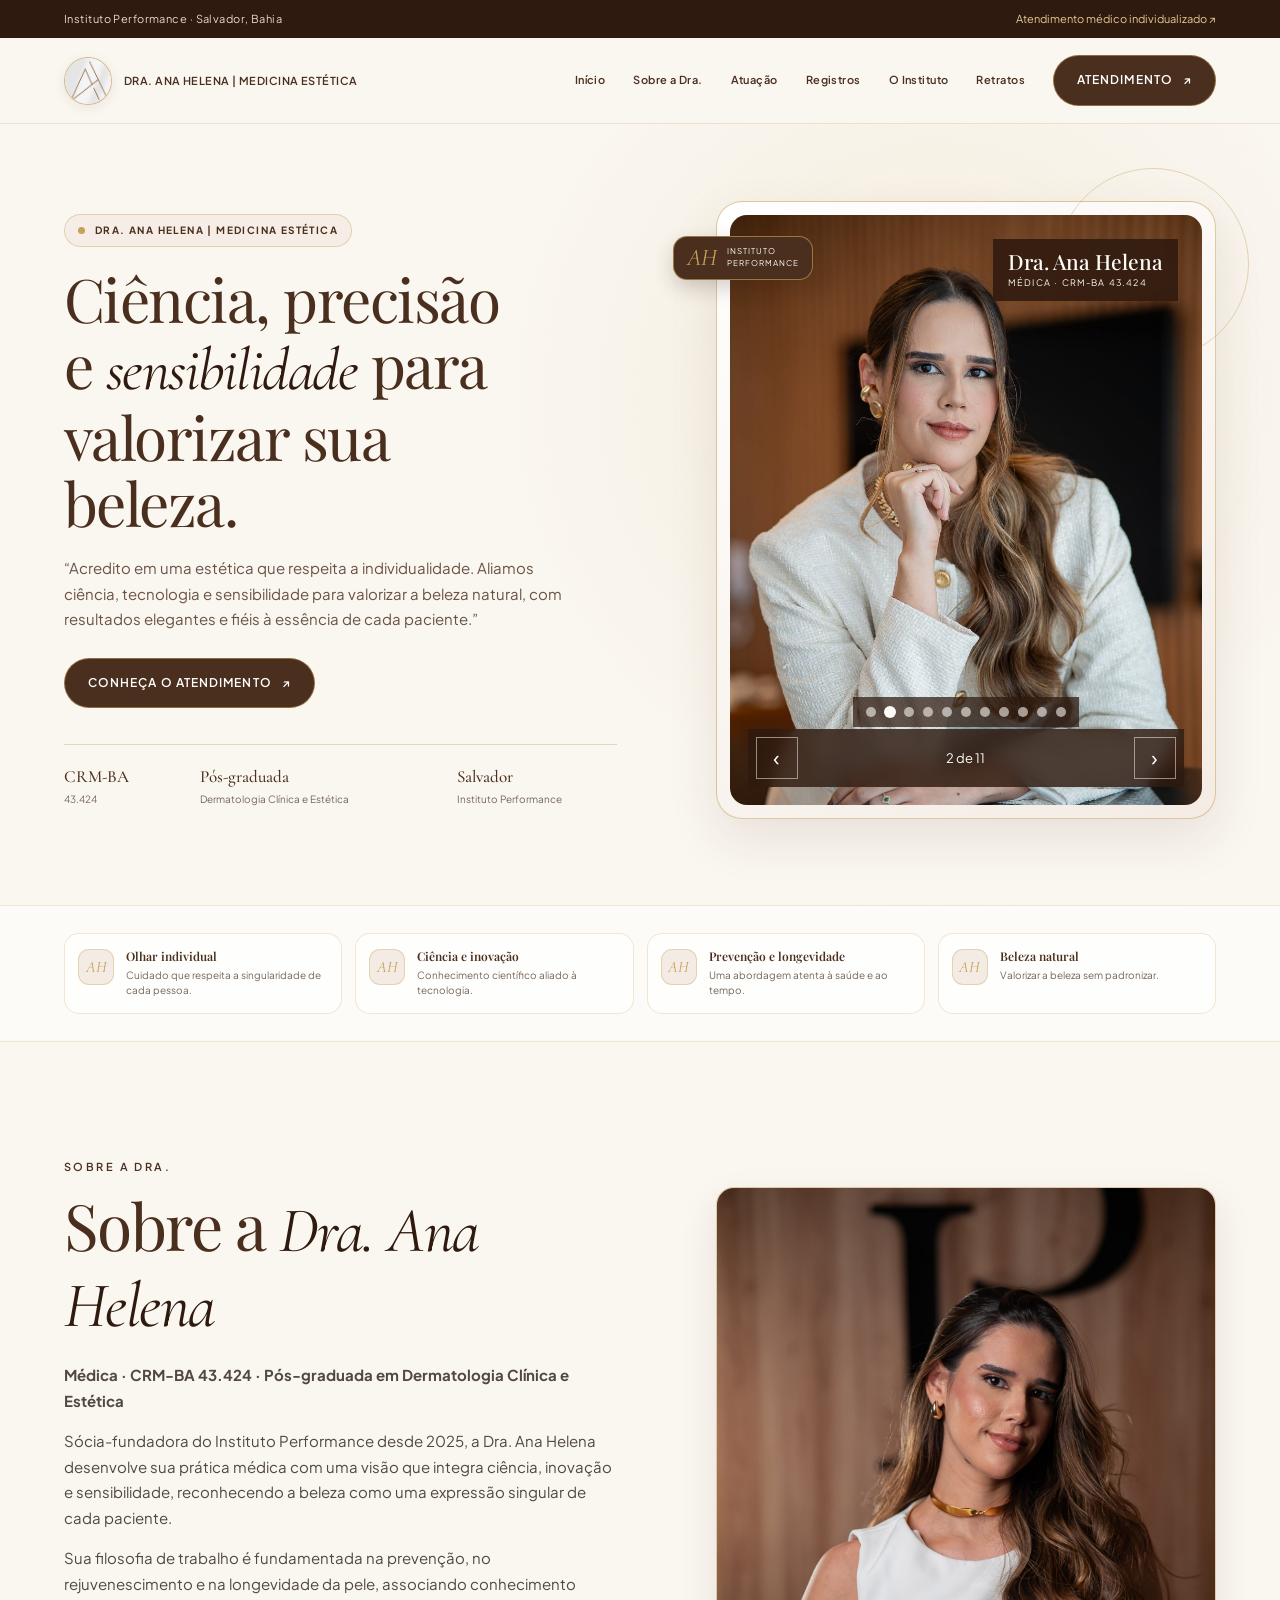
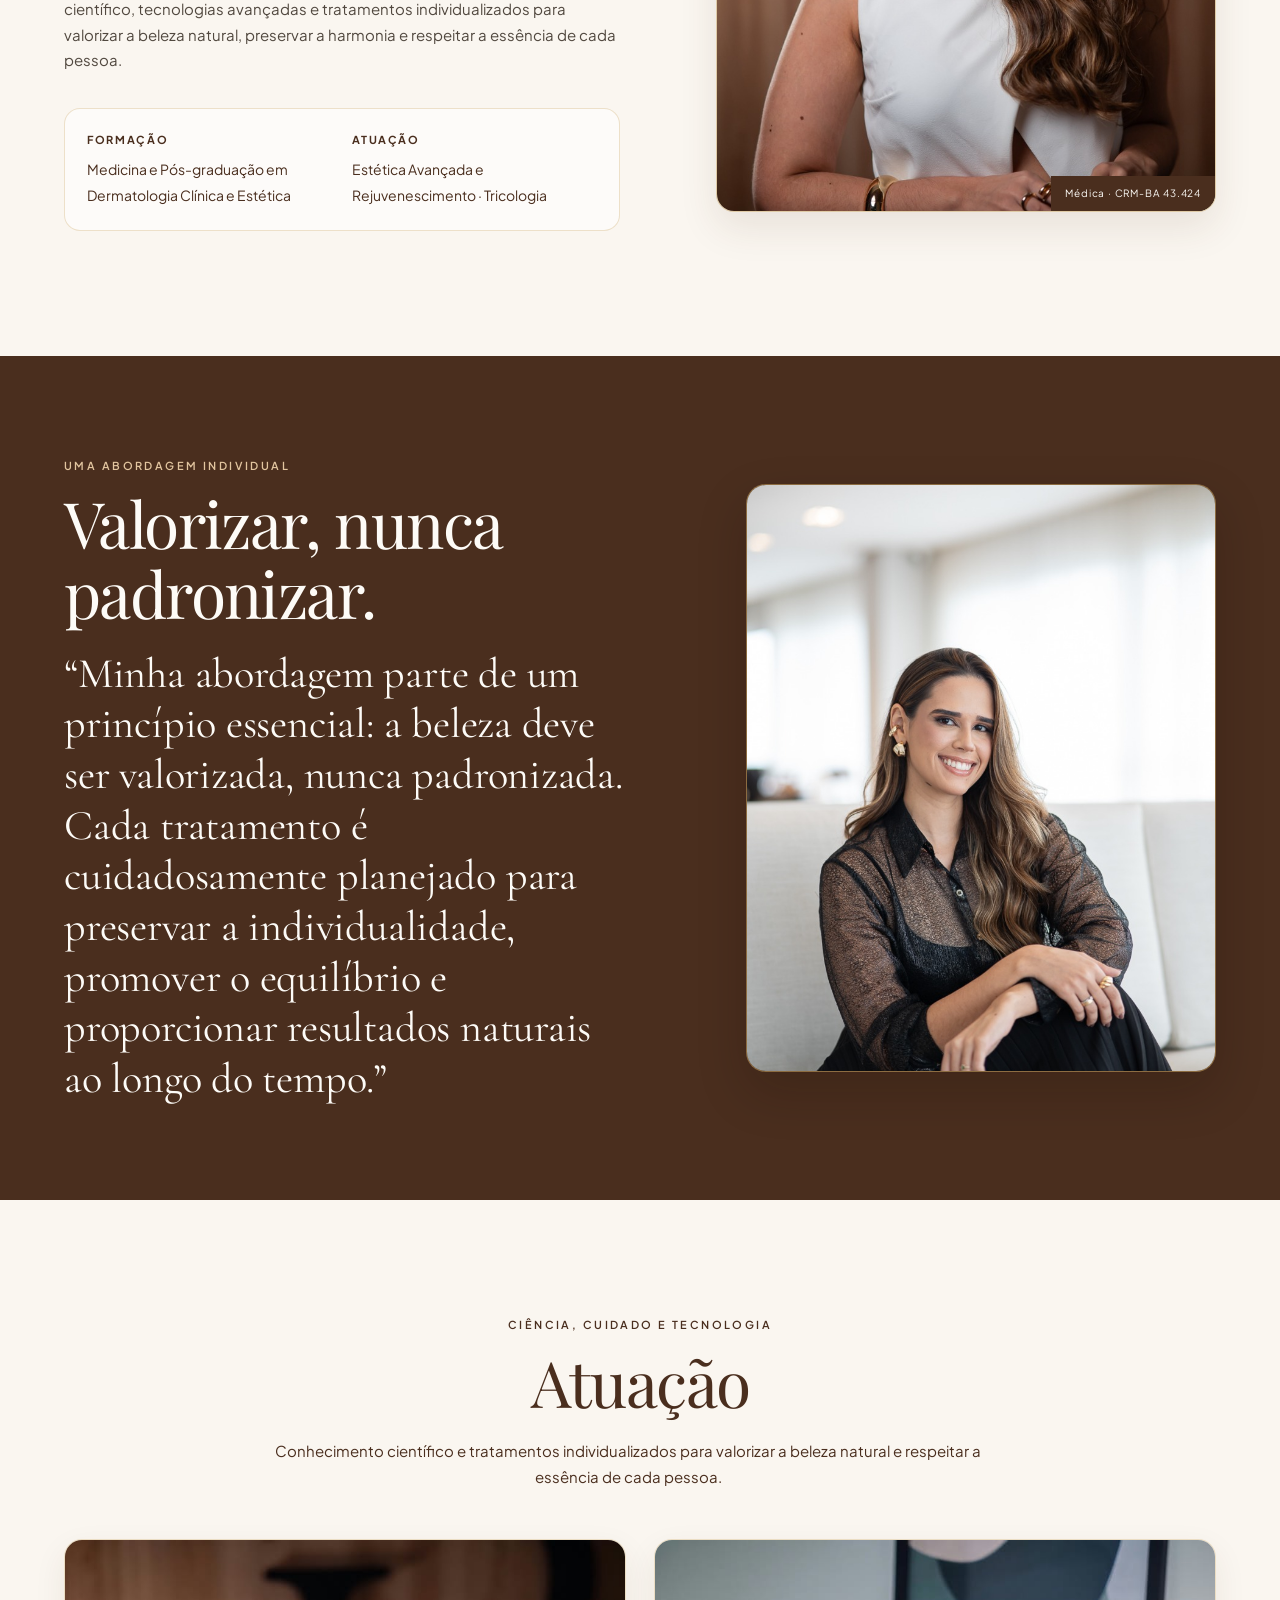
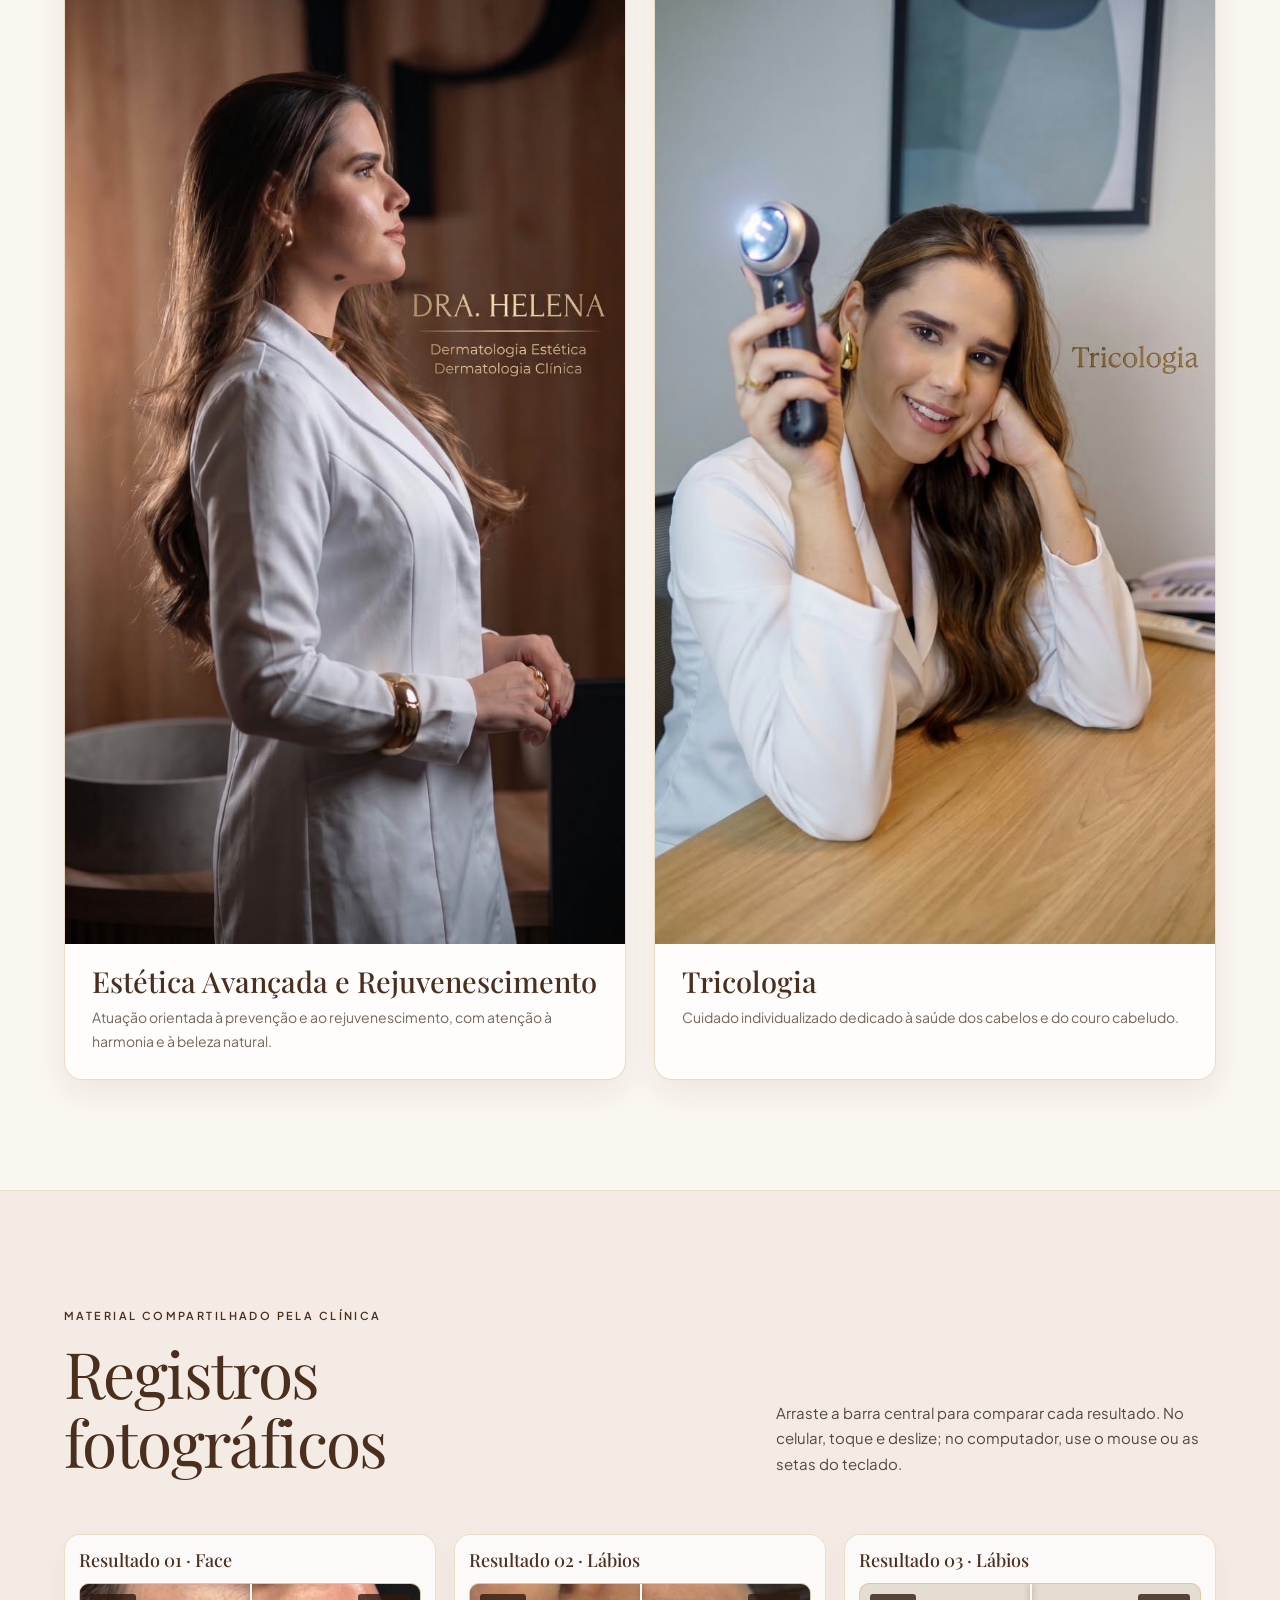
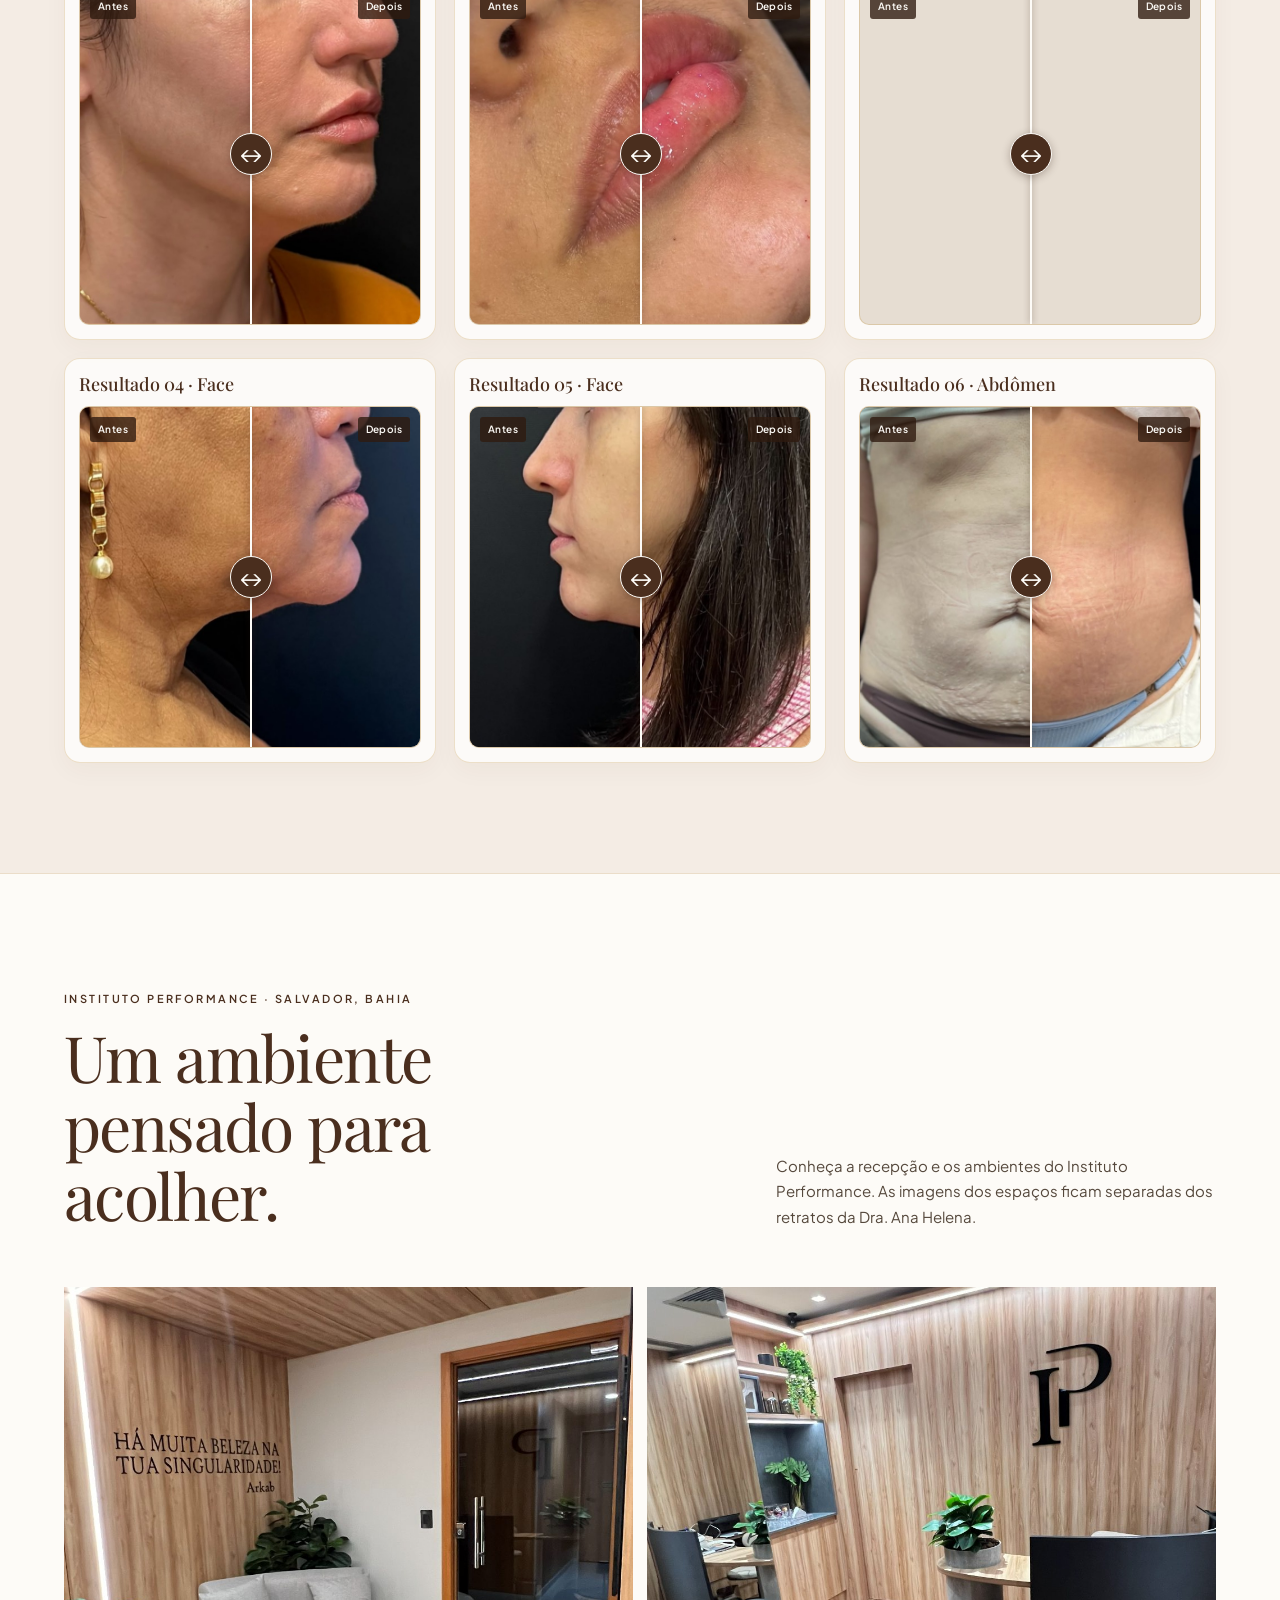
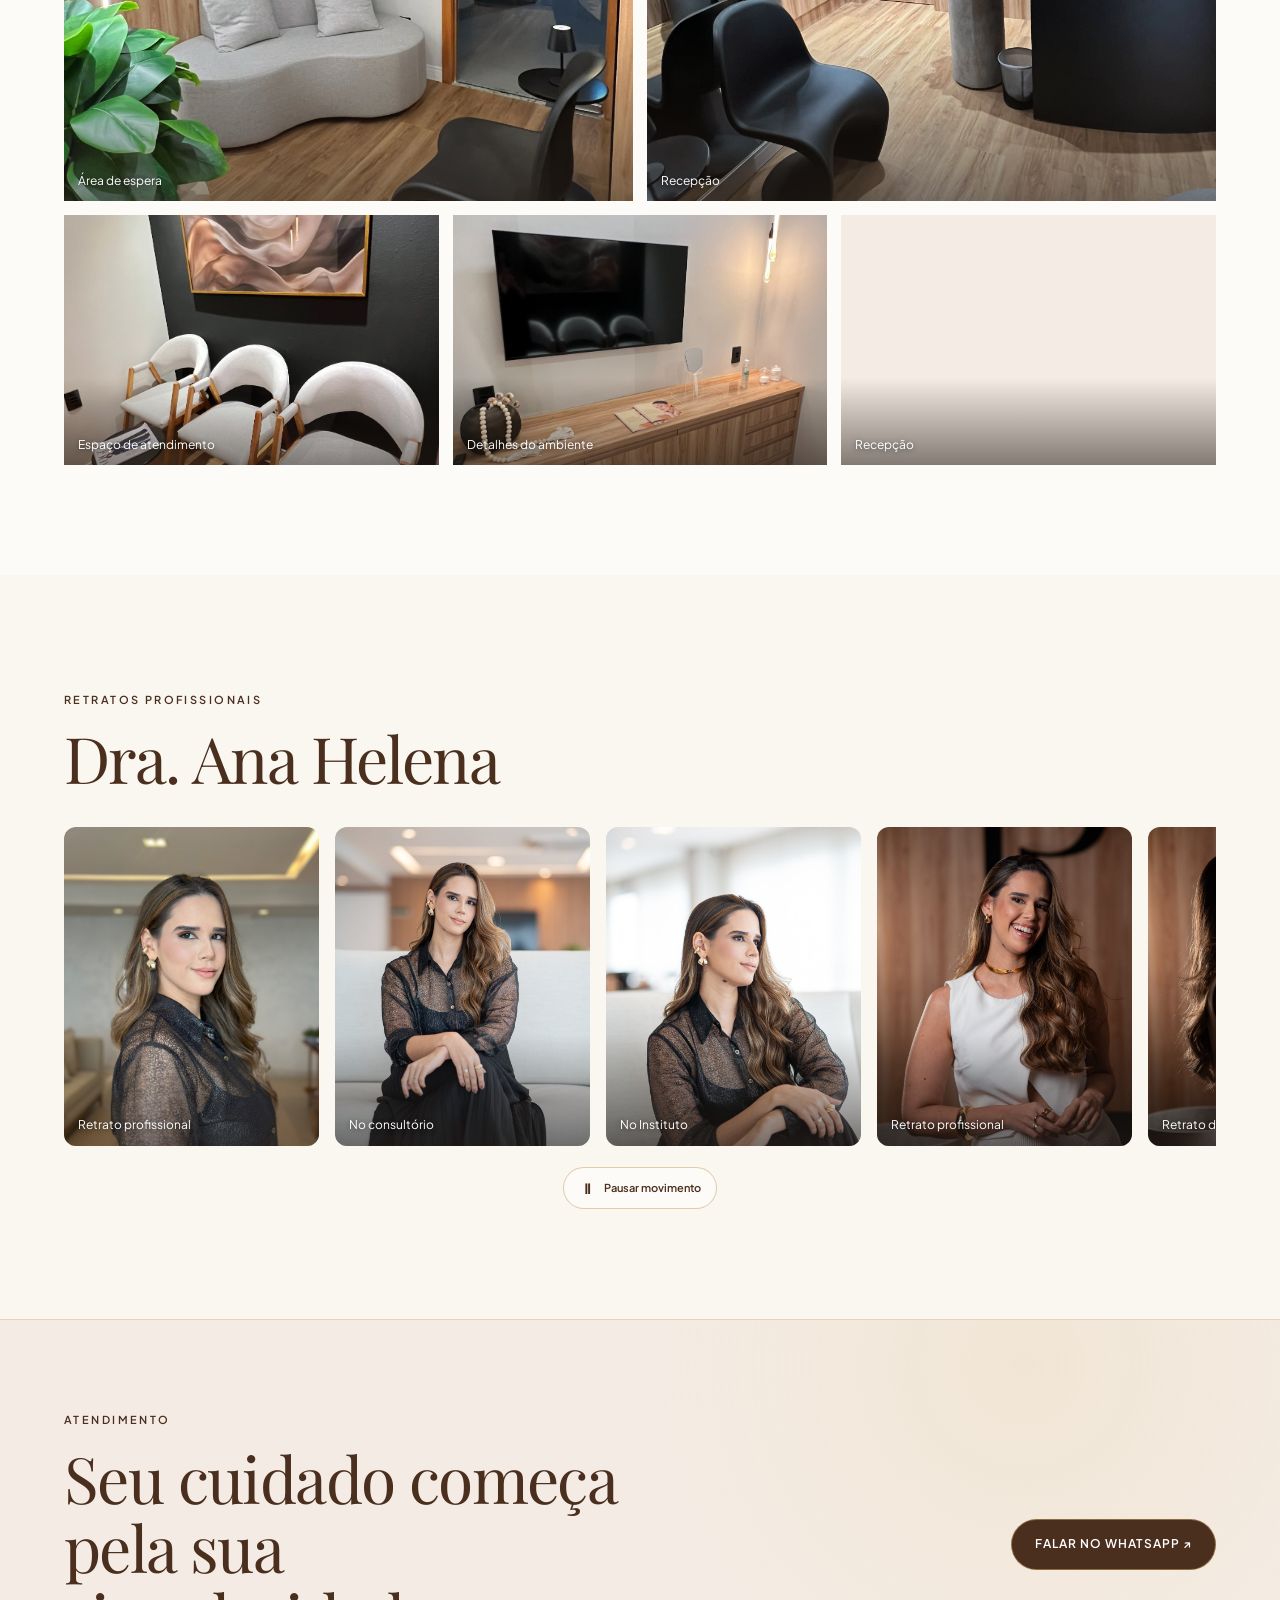
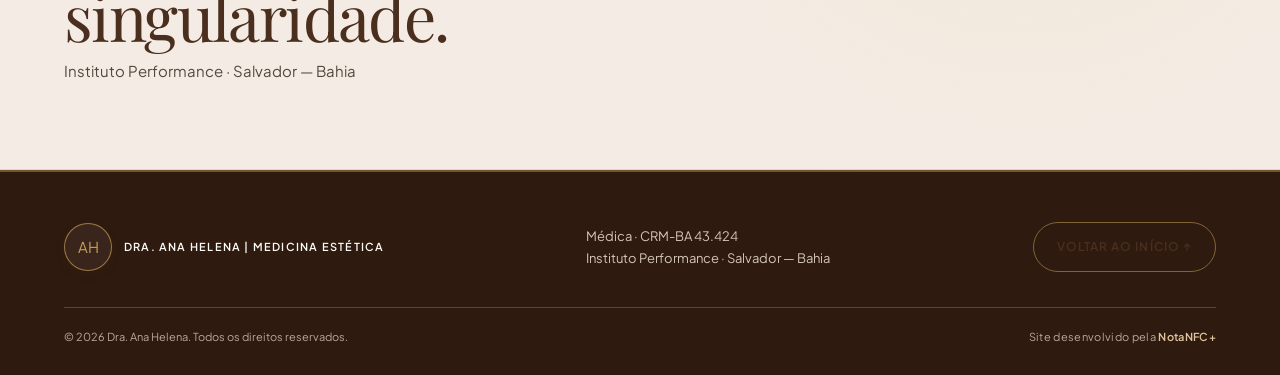
<file: public/index.html>
<!DOCTYPE html>
<html lang="pt-BR">
<head>
  <meta charset="utf-8">
  <meta name="viewport" content="width=device-width, initial-scale=1">
  <meta name="referrer" content="strict-origin-when-cross-origin">  <title>Dra. Ana Helena | Dermatologia Clínica e Estética em Salvador</title>
  <meta name="description" content="Dra. Ana Helena, médica CRM-BA 43.424, pós-graduada em Dermatologia Clínica e Estética. Estética avançada, rejuvenescimento e tricologia em Salvador.">
  <meta name="theme-color" content="#faf6f0">
  <meta property="og:type" content="website">
  <meta property="og:locale" content="pt_BR">
  <meta property="og:title" content="Dra. Ana Helena | Dermatologia Clínica e Estética">
  <meta property="og:description" content="Uma estética que respeita a individualidade. Ciência, tecnologia e sensibilidade para valorizar a beleza natural.">
  <meta property="og:image" content="/assets/dra-ana-01.jpg">
  <meta name="twitter:card" content="summary_large_image">
  <link rel="preconnect" href="https://fonts.googleapis.com">
  <link rel="preconnect" href="https://fonts.gstatic.com" crossorigin>
  <link href="https://fonts.googleapis.com/css2?family=Cormorant+Garamond:ital,wght@0,400;0,500;0,600;1,400;1,500&family=Playfair+Display:ital,wght@0,400;0,500;0,600;1,400&family=Plus+Jakarta+Sans:wght@400;500;600;700&display=swap" rel="stylesheet">
  <link rel="stylesheet" href="site.css">
  <link rel="stylesheet" href="site-effects.css">
  <script src="site.js" defer></script>
  <script src="site-effects.js" defer></script>
</head>
<body>
  <a class="skip-link" href="#conteudo">Ir para o conteúdo</a>

  <div class="topbar">
    <div class="wrap topbar-inner">
      <span>Instituto Performance <span aria-hidden="true">·</span> Salvador, Bahia</span>
      <a href="#atendimento">Atendimento médico individualizado <span aria-hidden="true">↗</span></a>
    </div>
  </div>

  <header class="site-header">
    <div class="wrap bar">
      <a class="brand" href="#inicio" aria-label="Dra. Ana Helena, início">
        <span class="monogram" aria-hidden="true"><img src="assets/dra-ana-logo-simbolo.jpeg" alt="" width="390" height="390"></span>
        <span class="brand-name">Dra. Ana Helena | Medicina Estética</span>
      </a>
      <button class="menu" type="button" aria-label="Abrir navegação" aria-expanded="false" aria-controls="navegacao">☰</button>
      <nav class="nav" id="navegacao" aria-label="Navegação principal">
        <a href="#inicio">Início</a>
        <a href="#sobre">Sobre a Dra.</a>
        <a href="#atuacao">Atuação</a>
        <a href="#registros">Registros</a>
        <a href="#espaco">O Instituto</a>
        <a href="#galeria">Retratos</a>
        <a class="btn" href="#atendimento">Atendimento <span aria-hidden="true">↗</span></a>
      </nav>
    </div>
  </header>

  <main id="conteudo">
    <section class="hero" id="inicio" aria-labelledby="hero-title">
      <div class="hero-inner wrap">
        <div class="hero-copy">
          <span class="hero-badge"><span aria-hidden="true"></span> Dra. Ana Helena | Medicina Estética</span>
          <h1 class="serif" id="hero-title">Ciência, precisão e <em>sensibilidade</em> para valorizar sua beleza.</h1>
          <p>“Acredito em uma estética que respeita a individualidade. Aliamos ciência, tecnologia e sensibilidade para valorizar a beleza natural, com resultados elegantes e fiéis à essência de cada paciente.”</p>
          <a class="btn" href="#atendimento">Conheça o atendimento <span aria-hidden="true">↗</span></a>
          <div class="hero-credentials" aria-label="Informações profissionais e local de atendimento">
            <div><strong>CRM-BA</strong><span>43.424</span></div>
            <div><strong>Pós-graduada</strong><span>Dermatologia Clínica e Estética</span></div>
            <div><strong>Salvador</strong><span>Instituto Performance</span></div>
          </div>
        </div>
        <figure class="hero-photo">
          <div class="hero-frame">
            <div class="hero-carousel" data-carousel data-label="Retratos da Dra. Ana Helena" role="region" aria-roledescription="carrossel">
              <div class="hero-slides">
                <div class="hero-slide is-active">
                  <img src="assets/dra-ana-hero-atualizada.jpeg" alt="Retrato profissional da Dra. Ana Helena" width="900" height="1350" fetchpriority="high" decoding="async">
                </div>
                <div class="hero-slide" aria-hidden="true">
                  <img src="assets/dra-ana-01.jpg" alt="Retrato 1 da Dra. Ana Helena" width="900" height="1350" loading="lazy" decoding="async">
                </div>
                <div class="hero-slide" aria-hidden="true">
                  <img src="assets/dra-ana-02.jpg" alt="Retrato 2 da Dra. Ana Helena" width="900" height="1350" loading="lazy" decoding="async">
                </div>
                <div class="hero-slide" aria-hidden="true">
                  <img src="assets/dra-ana-03.jpg" alt="Retrato 3 da Dra. Ana Helena" width="900" height="1350" loading="lazy" decoding="async">
                </div>
                <div class="hero-slide" aria-hidden="true">
                  <img src="assets/dra-ana-04.jpg" alt="Retrato 4 da Dra. Ana Helena" width="900" height="1350" loading="lazy" decoding="async">
                </div>
                <div class="hero-slide" aria-hidden="true">
                  <img src="assets/dra-ana-05.jpg" alt="Retrato 5 da Dra. Ana Helena" width="900" height="1350" loading="lazy" decoding="async">
                </div>
                <div class="hero-slide" aria-hidden="true">
                  <img src="assets/dra-ana-06.jpg" alt="Retrato 6 da Dra. Ana Helena" width="900" height="1350" loading="lazy" decoding="async">
                </div>
                <div class="hero-slide" aria-hidden="true">
                  <img src="assets/dra-ana-07.jpg" alt="Retrato 7 da Dra. Ana Helena" width="900" height="1350" loading="lazy" decoding="async">
                </div>
                <div class="hero-slide" aria-hidden="true">
                  <img src="assets/dra-ana-08.jpg" alt="Retrato 8 da Dra. Ana Helena" width="900" height="1350" loading="lazy" decoding="async">
                </div>
                <div class="hero-slide" aria-hidden="true">
                  <img src="assets/dra-ana-09.jpg" alt="Retrato 9 da Dra. Ana Helena" width="900" height="1350" loading="lazy" decoding="async">
                </div>
                <div class="hero-slide" aria-hidden="true">
                  <img src="assets/dra-ana-10.jpg" alt="Retrato 10 da Dra. Ana Helena" width="900" height="1350" loading="lazy" decoding="async">
                </div>
              </div>
              <figcaption class="hero-sign">
                <strong>Dra. Ana Helena</strong>
                <span>MÉDICA · CRM-BA 43.424</span>
              </figcaption>
              <div class="carousel-controls">
                <button class="carousel-control" type="button" data-previous aria-label="Foto anterior">‹</button>
                <span class="carousel-status" data-status aria-live="off">1 de 11</span>
                <button class="carousel-control" type="button" data-next aria-label="Próxima foto">›</button>
                
              </div>
              <div class="carousel-dots" data-dots aria-label="Escolher retrato"></div>
            </div>
          </div>
          <span class="hero-stamp" aria-hidden="true"><span>AH</span><small>INSTITUTO<br>PERFORMANCE</small></span>
        </figure>
      </div>
    </section>

    <section class="differentials" id="diferenciais" aria-label="Princípios de atendimento">
      <div class="wrap differential-grid">
        <article class="differential-card">
          <span class="differential-mark" aria-hidden="true">AH</span>
          <div><h2>Olhar individual</h2><p>Cuidado que respeita a singularidade de cada pessoa.</p></div>
        </article>
        <article class="differential-card">
          <span class="differential-mark" aria-hidden="true">AH</span>
          <div><h2>Ciência e inovação</h2><p>Conhecimento científico aliado à tecnologia.</p></div>
        </article>
        <article class="differential-card">
          <span class="differential-mark" aria-hidden="true">AH</span>
          <div><h2>Prevenção e longevidade</h2><p>Uma abordagem atenta à saúde e ao tempo.</p></div>
        </article>
        <article class="differential-card">
          <span class="differential-mark" aria-hidden="true">AH</span>
          <div><h2>Beleza natural</h2><p>Valorizar a beleza sem padronizar.</p></div>
        </article>
      </div>
    </section>

    <section class="intro section-pad" id="sobre" aria-labelledby="sobre-title">
      <div class="wrap intro-grid">
        <div class="intro-copy">
          <span class="eyebrow">Sobre a Dra.</span>
          <h2 class="serif" id="sobre-title">Sobre a <em>Dra. Ana Helena</em></h2>
          <p><strong>Médica · CRM-BA 43.424 · Pós-graduada em Dermatologia Clínica e Estética</strong></p>
          <p>Sócia-fundadora do Instituto Performance desde 2025, a Dra. Ana Helena desenvolve sua prática médica com uma visão que integra ciência, inovação e sensibilidade, reconhecendo a beleza como uma expressão singular de cada paciente.</p>
          <p>Sua filosofia de trabalho é fundamentada na prevenção, no rejuvenescimento e na longevidade da pele, associando conhecimento científico, tecnologias avançadas e tratamentos individualizados para valorizar a beleza natural, preservar a harmonia e respeitar a essência de cada pessoa.</p>
          <dl class="credentials">
            <div class="credential">
              <dt><b>Formação</b></dt>
              <dd><span>Medicina e Pós-graduação em Dermatologia Clínica e Estética</span></dd>
            </div>
            <div class="credential">
              <dt><b>Atuação</b></dt>
              <dd><span>Estética Avançada e Rejuvenescimento · Tricologia</span></dd>
            </div>
          </dl>
        </div>
        <div class="portrait-composition">
          <img class="portrait-about-image" src="assets/dra-ana-sobre.jpeg" alt="Dra. Ana Helena em retrato profissional no Instituto Performance" width="768" height="1152" loading="lazy" decoding="async">
          <span class="portrait-caption">Médica · CRM-BA 43.424</span>
        </div>
      </div>
    </section>

    <section class="philosophy" id="filosofia" aria-labelledby="filosofia-title">
      <div class="wrap">
        <div class="philosophy-grid">
          <div>
            <span class="eyebrow">Uma abordagem individual</span>
            <h2 class="serif" id="filosofia-title">Valorizar, nunca padronizar.</h2>
            <blockquote>“Minha abordagem parte de um princípio essencial: a beleza deve ser valorizada, nunca padronizada. Cada tratamento é cuidadosamente planejado para preservar a individualidade, promover o equilíbrio e proporcionar resultados naturais ao longo do tempo.”</blockquote>
          </div>
          <figure class="philosophy-photo">
            <img src="assets/dra-ana-filosofia.jpeg" alt="Dra. Ana Helena em retrato profissional sentada no Instituto Performance" width="768" height="1152" loading="lazy" decoding="async">
          </figure>
        </div>
      </div>
    </section>

    <section class="practice section-pad" id="atuacao" aria-labelledby="atuacao-title">
      <div class="wrap">
        <div class="practice-head">
          <span class="eyebrow">Ciência, cuidado e tecnologia</span>
          <h2 class="serif" id="atuacao-title">Atuação</h2>
          <p>Conhecimento científico e tratamentos individualizados para valorizar a beleza natural e respeitar a essência de cada pessoa.</p>
        </div>
        <div class="practice-gallery" aria-label="Áreas de atuação">
          <figure class="practice-photo">
            <img src="assets/atuacao-dermatologia.jpeg" alt="Retrato da Dra. Ana Helena com os dizeres Dermatologia Estética e Dermatologia Clínica." width="768" height="1376" loading="lazy" decoding="async">
            <figcaption class="practice-caption">
              <h3>Estética Avançada e Rejuvenescimento</h3>
              <p>Atuação orientada à prevenção e ao rejuvenescimento, com atenção à harmonia e à beleza natural.</p>
            </figcaption>
          </figure>
          <figure class="practice-photo">
            <img src="assets/atuacao-tricologia.jpeg" alt="Dra. Ana Helena em atendimento de tricologia, com equipamento dermatológico." width="768" height="1376" loading="lazy" decoding="async">
            <figcaption class="practice-caption">
              <h3>Tricologia</h3>
              <p>Cuidado individualizado dedicado à saúde dos cabelos e do couro cabeludo.</p>
            </figcaption>
          </figure>
        </div>
      </div>
    </section>

    <section class="records-section" id="registros" aria-labelledby="registros-title">
      <div class="wrap">
        <div class="section-heading records-heading">
          <div>
            <span class="eyebrow">Material compartilhado pela clínica</span>
            <h2 class="serif" id="registros-title">Registros fotográficos</h2>
          </div>
          <p>Arraste a barra central para comparar cada resultado. No celular, toque e deslize; no computador, use o mouse ou as setas do teclado.</p>
        </div>
        <div class="records-grid" aria-label="Comparações interativas de antes e depois">
          <!-- Os seis comparadores usam recortes das fotos recebidas; as imagens originais permanecem preservadas. -->
          <article class="result-card" aria-labelledby="resultado-rosto-01">
            <h3 class="result-title" id="resultado-rosto-01">Resultado 01 · Face</h3>
            <div class="before-after-slider" data-before-after data-before-src="assets/resultado-01-rosto-antes.jpg" data-after-src="assets/resultado-01-rosto-depois.jpg" data-before-alt="Antes: perfil do rosto no resultado 01" data-after-alt="Depois: perfil do rosto no resultado 01" role="group" aria-label="Comparação de antes e depois: resultado 01, face">
              <div class="before-after-viewport">
                <div class="before-after-layer before-after-layer-after" data-after-layer><span class="before-after-empty"><strong>Depois</strong><small>Imagem a inserir</small></span></div>
                <div class="before-after-layer before-after-layer-before" data-before-layer><span class="before-after-empty"><strong>Antes</strong><small>Imagem a inserir</small></span></div>
                <span class="before-after-label before-after-label-before">Antes</span>
                <span class="before-after-label before-after-label-after">Depois</span>
                <input class="before-after-range" data-before-after-range type="range" min="0" max="100" value="50" aria-label="Arraste para comparar antes e depois" disabled>
                <span class="before-after-divider" aria-hidden="true"><span></span></span>
              </div>
            </div>
          </article>
          <article class="result-card" aria-labelledby="resultado-labios-01">
            <h3 class="result-title" id="resultado-labios-01">Resultado 02 · Lábios</h3>
            <div class="before-after-slider" data-before-after data-before-src="assets/resultado-02-labios-antes.jpg" data-after-src="assets/resultado-02-labios-depois.jpg" data-before-alt="Antes: lábios no resultado 02" data-after-alt="Depois: lábios no resultado 02" role="group" aria-label="Comparação de antes e depois: resultado 02, lábios">
              <div class="before-after-viewport">
                <div class="before-after-layer before-after-layer-after" data-after-layer><span class="before-after-empty"><strong>Depois</strong><small>Imagem a inserir</small></span></div>
                <div class="before-after-layer before-after-layer-before" data-before-layer><span class="before-after-empty"><strong>Antes</strong><small>Imagem a inserir</small></span></div>
                <span class="before-after-label before-after-label-before">Antes</span>
                <span class="before-after-label before-after-label-after">Depois</span>
                <input class="before-after-range" data-before-after-range type="range" min="0" max="100" value="50" aria-label="Arraste para comparar antes e depois" disabled>
                <span class="before-after-divider" aria-hidden="true"><span></span></span>
              </div>
            </div>
          </article>
          <article class="result-card" aria-labelledby="resultado-labios-02">
            <h3 class="result-title" id="resultado-labios-02">Resultado 03 · Lábios</h3>
            <div class="before-after-slider" data-before-after data-before-src="assets/resultado-03-labios-antes.jpg" data-after-src="assets/resultado-03-labios-depois.jpg" data-before-alt="Antes: lábios no resultado 03" data-after-alt="Depois: lábios no resultado 03" role="group" aria-label="Comparação de antes e depois: resultado 03, lábios">
              <div class="before-after-viewport">
                <div class="before-after-layer before-after-layer-after" data-after-layer><span class="before-after-empty"><strong>Depois</strong><small>Imagem a inserir</small></span></div>
                <div class="before-after-layer before-after-layer-before" data-before-layer><span class="before-after-empty"><strong>Antes</strong><small>Imagem a inserir</small></span></div>
                <span class="before-after-label before-after-label-before">Antes</span>
                <span class="before-after-label before-after-label-after">Depois</span>
                <input class="before-after-range" data-before-after-range type="range" min="0" max="100" value="50" aria-label="Arraste para comparar antes e depois" disabled>
                <span class="before-after-divider" aria-hidden="true"><span></span></span>
              </div>
            </div>
          </article>
          <article class="result-card" aria-labelledby="resultado-rosto-02">
            <h3 class="result-title" id="resultado-rosto-02">Resultado 04 · Face</h3>
            <div class="before-after-slider" data-before-after data-before-src="assets/resultado-04-rosto-antes.jpg" data-after-src="assets/resultado-04-rosto-depois.jpg" data-before-alt="Antes: perfil do rosto no resultado 04" data-after-alt="Depois: perfil do rosto no resultado 04" role="group" aria-label="Comparação de antes e depois: resultado 04, face">
              <div class="before-after-viewport">
                <div class="before-after-layer before-after-layer-after" data-after-layer><span class="before-after-empty"><strong>Depois</strong><small>Imagem a inserir</small></span></div>
                <div class="before-after-layer before-after-layer-before" data-before-layer><span class="before-after-empty"><strong>Antes</strong><small>Imagem a inserir</small></span></div>
                <span class="before-after-label before-after-label-before">Antes</span>
                <span class="before-after-label before-after-label-after">Depois</span>
                <input class="before-after-range" data-before-after-range type="range" min="0" max="100" value="50" aria-label="Arraste para comparar antes e depois" disabled>
                <span class="before-after-divider" aria-hidden="true"><span></span></span>
              </div>
            </div>
          </article>
          <article class="result-card" aria-labelledby="resultado-rosto-03">
            <h3 class="result-title" id="resultado-rosto-03">Resultado 05 · Face</h3>
            <div class="before-after-slider" data-before-after data-before-src="assets/resultado-05-rosto-antes.jpg" data-after-src="assets/resultado-05-rosto-depois.jpg" data-before-alt="Antes: perfil do rosto no resultado 05" data-after-alt="Depois: perfil do rosto no resultado 05" role="group" aria-label="Comparação de antes e depois: resultado 05, face">
              <div class="before-after-viewport">
                <div class="before-after-layer before-after-layer-after" data-after-layer><span class="before-after-empty"><strong>Depois</strong><small>Imagem a inserir</small></span></div>
                <div class="before-after-layer before-after-layer-before" data-before-layer><span class="before-after-empty"><strong>Antes</strong><small>Imagem a inserir</small></span></div>
                <span class="before-after-label before-after-label-before">Antes</span>
                <span class="before-after-label before-after-label-after">Depois</span>
                <input class="before-after-range" data-before-after-range type="range" min="0" max="100" value="50" aria-label="Arraste para comparar antes e depois" disabled>
                <span class="before-after-divider" aria-hidden="true"><span></span></span>
              </div>
            </div>
          </article>
          <article class="result-card" aria-labelledby="resultado-abdomen">
            <h3 class="result-title" id="resultado-abdomen">Resultado 06 · Abdômen</h3>
            <div class="before-after-slider" data-before-after data-before-src="assets/resultado-06-abdomen-antes.jpg" data-after-src="assets/resultado-06-abdomen-depois.jpg" data-before-alt="Antes: abdômen no resultado 06" data-after-alt="Depois: abdômen no resultado 06" role="group" aria-label="Comparação de antes e depois: resultado 06, abdômen">
              <div class="before-after-viewport">
                <div class="before-after-layer before-after-layer-after" data-after-layer><span class="before-after-empty"><strong>Depois</strong><small>Imagem a inserir</small></span></div>
                <div class="before-after-layer before-after-layer-before" data-before-layer><span class="before-after-empty"><strong>Antes</strong><small>Imagem a inserir</small></span></div>
                <span class="before-after-label before-after-label-before">Antes</span>
                <span class="before-after-label before-after-label-after">Depois</span>
                <input class="before-after-range" data-before-after-range type="range" min="0" max="100" value="50" aria-label="Arraste para comparar antes e depois" disabled>
                <span class="before-after-divider" aria-hidden="true"><span></span></span>
              </div>
            </div>
          </article>
        </div>
      </div>
    </section>

    <section class="space-section" id="espaco" aria-labelledby="espaco-title">
      <div class="wrap">
        <div class="section-heading">
          <div>
            <span class="eyebrow">Instituto Performance · Salvador, Bahia</span>
            <h2 class="serif" id="espaco-title">Um ambiente pensado para acolher.</h2>
          </div>
          <p>Conheça a recepção e os ambientes do Instituto Performance. As imagens dos espaços ficam separadas dos retratos da Dra. Ana Helena.</p>
        </div>
        <div class="space-grid" aria-label="Galeria de ambientes do Instituto Performance">
          <button class="gallery-item" type="button" data-lightbox-group="espaco" data-caption="Área de espera do Instituto Performance">
            <img src="assets/recepcao-01.jpg" alt="Área de espera do Instituto Performance" width="1012" height="1800" loading="lazy" decoding="async">
            <span class="gallery-caption">Área de espera</span>
          </button>
          <button class="gallery-item" type="button" data-lightbox-group="espaco" data-caption="Balcão de recepção do Instituto Performance">
            <img src="assets/recepcao-02.jpg" alt="Balcão de recepção do Instituto Performance" width="1012" height="1800" loading="lazy" decoding="async">
            <span class="gallery-caption">Recepção</span>
          </button>
          <button class="gallery-item" type="button" data-lightbox-group="espaco" data-caption="Espaço de atendimento do Instituto Performance">
            <img src="assets/recepcao-03.jpg" alt="Espaço de atendimento do Instituto Performance" width="1012" height="1800" loading="lazy" decoding="async">
            <span class="gallery-caption">Espaço de atendimento</span>
          </button>
          <button class="gallery-item" type="button" data-lightbox-group="espaco" data-caption="Detalhes do ambiente do Instituto Performance">
            <img src="assets/recepcao-04.jpg" alt="Detalhes do ambiente do Instituto Performance" width="1012" height="1800" loading="lazy" decoding="async">
            <span class="gallery-caption">Detalhes do ambiente</span>
          </button>
          <button class="gallery-item" type="button" data-lightbox-group="espaco" data-caption="Detalhes da recepção do Instituto Performance">
            <img src="assets/recepcao-05.jpg" alt="Detalhes da recepção do Instituto Performance" width="1012" height="1800" loading="lazy" decoding="async">
            <span class="gallery-caption">Recepção</span>
          </button>
        </div>
      </div>
    </section>

    <section class="portrait-gallery" id="galeria" aria-labelledby="galeria-title">
      <div class="wrap">
        <div class="gallery-heading">
          <span class="eyebrow">Retratos profissionais</span>
          <h2 class="serif" id="galeria-title">Dra. Ana Helena</h2>
        </div>
        <div class="portrait-marquee" data-marquee role="group" aria-label="Galeria horizontal em movimento de retratos da Dra. Ana Helena">
          <div class="gallery-track" data-marquee-track>
            <div class="gallery-set">
              <button class="gallery-item" type="button" data-lightbox-group="retratos" data-caption="Retrato profissional da Dra. Ana Helena">
                <img src="assets/dra-ana-03.jpg" alt="Dra. Ana Helena em retrato profissional" width="1200" height="1600" loading="lazy" decoding="async"><span class="gallery-caption">Retrato profissional</span>
              </button>
              <button class="gallery-item" type="button" data-lightbox-group="retratos" data-caption="Retrato no consultório">
                <img src="assets/dra-ana-04.jpg" alt="Dra. Ana Helena em retrato no consultório" width="900" height="1350" loading="lazy" decoding="async"><span class="gallery-caption">No consultório</span>
              </button>
              <button class="gallery-item" type="button" data-lightbox-group="retratos" data-caption="Retrato em ambiente de atendimento">
                <img src="assets/dra-ana-05.jpg" alt="Dra. Ana Helena em ambiente de atendimento" width="900" height="1350" loading="lazy" decoding="async"><span class="gallery-caption">No Instituto</span>
              </button>
              <button class="gallery-item" type="button" data-lightbox-group="retratos" data-caption="Retrato profissional">
                <img src="assets/dra-ana-07.jpg" alt="Dra. Ana Helena em retrato profissional" width="900" height="1350" loading="lazy" decoding="async"><span class="gallery-caption">Retrato profissional</span>
              </button>
              <button class="gallery-item" type="button" data-lightbox-group="retratos" data-caption="Retrato de perfil">
                <img src="assets/dra-ana-09.jpg" alt="Dra. Ana Helena em retrato de perfil" width="900" height="1350" loading="lazy" decoding="async"><span class="gallery-caption">Retrato de perfil</span>
              </button>
              <button class="gallery-item" type="button" data-lightbox-group="retratos" data-caption="Dra. Ana Helena apresentando um equipamento">
                <img src="assets/dra-ana-10.jpg" alt="Dra. Ana Helena apresentando um equipamento" width="1200" height="1800" loading="lazy" decoding="async"><span class="gallery-caption">Tecnologia e cuidado</span>
              </button>
              <button class="gallery-item" type="button" data-lightbox-group="retratos" data-caption="Dra. Ana Helena em seu ambiente de trabalho">
                <img src="assets/dra-ana-11.jpg" alt="Dra. Ana Helena em seu ambiente de trabalho" width="900" height="1350" loading="lazy" decoding="async"><span class="gallery-caption">No ambiente de trabalho</span>
              </button>
              <button class="gallery-item" type="button" data-lightbox-group="retratos" data-caption="Dra. Ana Helena em seu ambiente de trabalho">
                <img src="assets/dra-ana-12.jpg" alt="Dra. Ana Helena em seu ambiente de trabalho" width="900" height="1350" loading="lazy" decoding="async"><span class="gallery-caption">No ambiente de trabalho</span>
              </button>
              <button class="gallery-item" type="button" data-lightbox-group="retratos" data-caption="Retrato profissional">
                <img src="assets/dra-ana-13.jpg" alt="Dra. Ana Helena em retrato profissional" width="900" height="1350" loading="lazy" decoding="async"><span class="gallery-caption">Retrato profissional</span>
              </button>
              <button class="gallery-item" type="button" data-lightbox-group="retratos" data-caption="Retrato no consultório">
                <img src="assets/dra-ana-14.jpg" alt="Dra. Ana Helena em retrato no consultório" width="900" height="1350" loading="lazy" decoding="async"><span class="gallery-caption">No consultório</span>
              </button>
              <button class="gallery-item" type="button" data-lightbox-group="retratos" data-caption="Retrato de perfil no Instituto Performance">
                <img src="assets/dra-ana-15.jpg" alt="Dra. Ana Helena em retrato de perfil no Instituto Performance" width="900" height="1350" loading="lazy" decoding="async"><span class="gallery-caption">Retrato de perfil</span>
              </button>
            </div>
          </div>
          <div class="marquee-controls">
            <button class="marquee-toggle" type="button" data-marquee-toggle aria-label="Pausar movimento da galeria" aria-pressed="false"><span aria-hidden="true">Ⅱ</span><span data-marquee-label>Pausar movimento</span></button>
          </div>
        </div>
      </div>
    </section>

    <section class="attend" id="atendimento" aria-labelledby="atendimento-title">
      <div class="wrap attend-row">
        <div>
          <span class="eyebrow">Atendimento</span>
          <h2 class="serif" id="atendimento-title">Seu cuidado começa pela sua singularidade.</h2>
          <p>Instituto Performance · Salvador — Bahia</p>
        </div>
        <a class="btn" href="https://wa.me/5571999632523?text=Ol%C3%A1%2C%20gostaria%20de%20agendar%20uma%20consulta%20com%20a%20Dra.%20Ana%20Helena." target="_blank" rel="noopener noreferrer">Falar no WhatsApp ↗</a>
      </div>
    </section>
  </main>

  <footer class="site-footer">
    <div class="wrap">
      <div class="foot">
        <a class="brand" href="#inicio" aria-label="Dra. Ana Helena, início">
          <span class="monogram" aria-hidden="true">AH</span>
          <span class="brand-name">Dra. Ana Helena | Medicina Estética</span>
        </a>
        <p>Médica · CRM-BA 43.424<br>Instituto Performance · Salvador — Bahia</p>
        <a href="#inicio" class="btn outline">Voltar ao início ↑</a>
      </div>
      <div class="footer-meta">
        <p class="legal">© <span id="year">2026</span> Dra. Ana Helena. Todos os direitos reservados.</p>
        <p class="site-credit">Site desenvolvido pela <span>NotaNFC+</span></p>
      </div>
    </div>
  </footer>

  <dialog class="lightbox" id="lightbox" aria-labelledby="lightbox-title">
    <div class="lightbox-header">
      <h2 class="lightbox-title" id="lightbox-title">Visualização ampliada</h2>
      <button class="lightbox-close" type="button" aria-label="Fechar imagem ampliada">×</button>
    </div>
    <div class="lightbox-frame">
      <button class="lightbox-step" type="button" data-previous aria-label="Imagem anterior">‹</button>
      <img class="lightbox-image" alt="">
      <button class="lightbox-step" type="button" data-next aria-label="Próxima imagem">›</button>
    </div>
    <p class="lightbox-caption"></p>
    <p class="lightbox-status" role="status" aria-live="polite"></p>
    <div class="lightbox-indicators" aria-label="Indicadores das imagens"></div>
  </dialog>
</body>
</html>
</file>
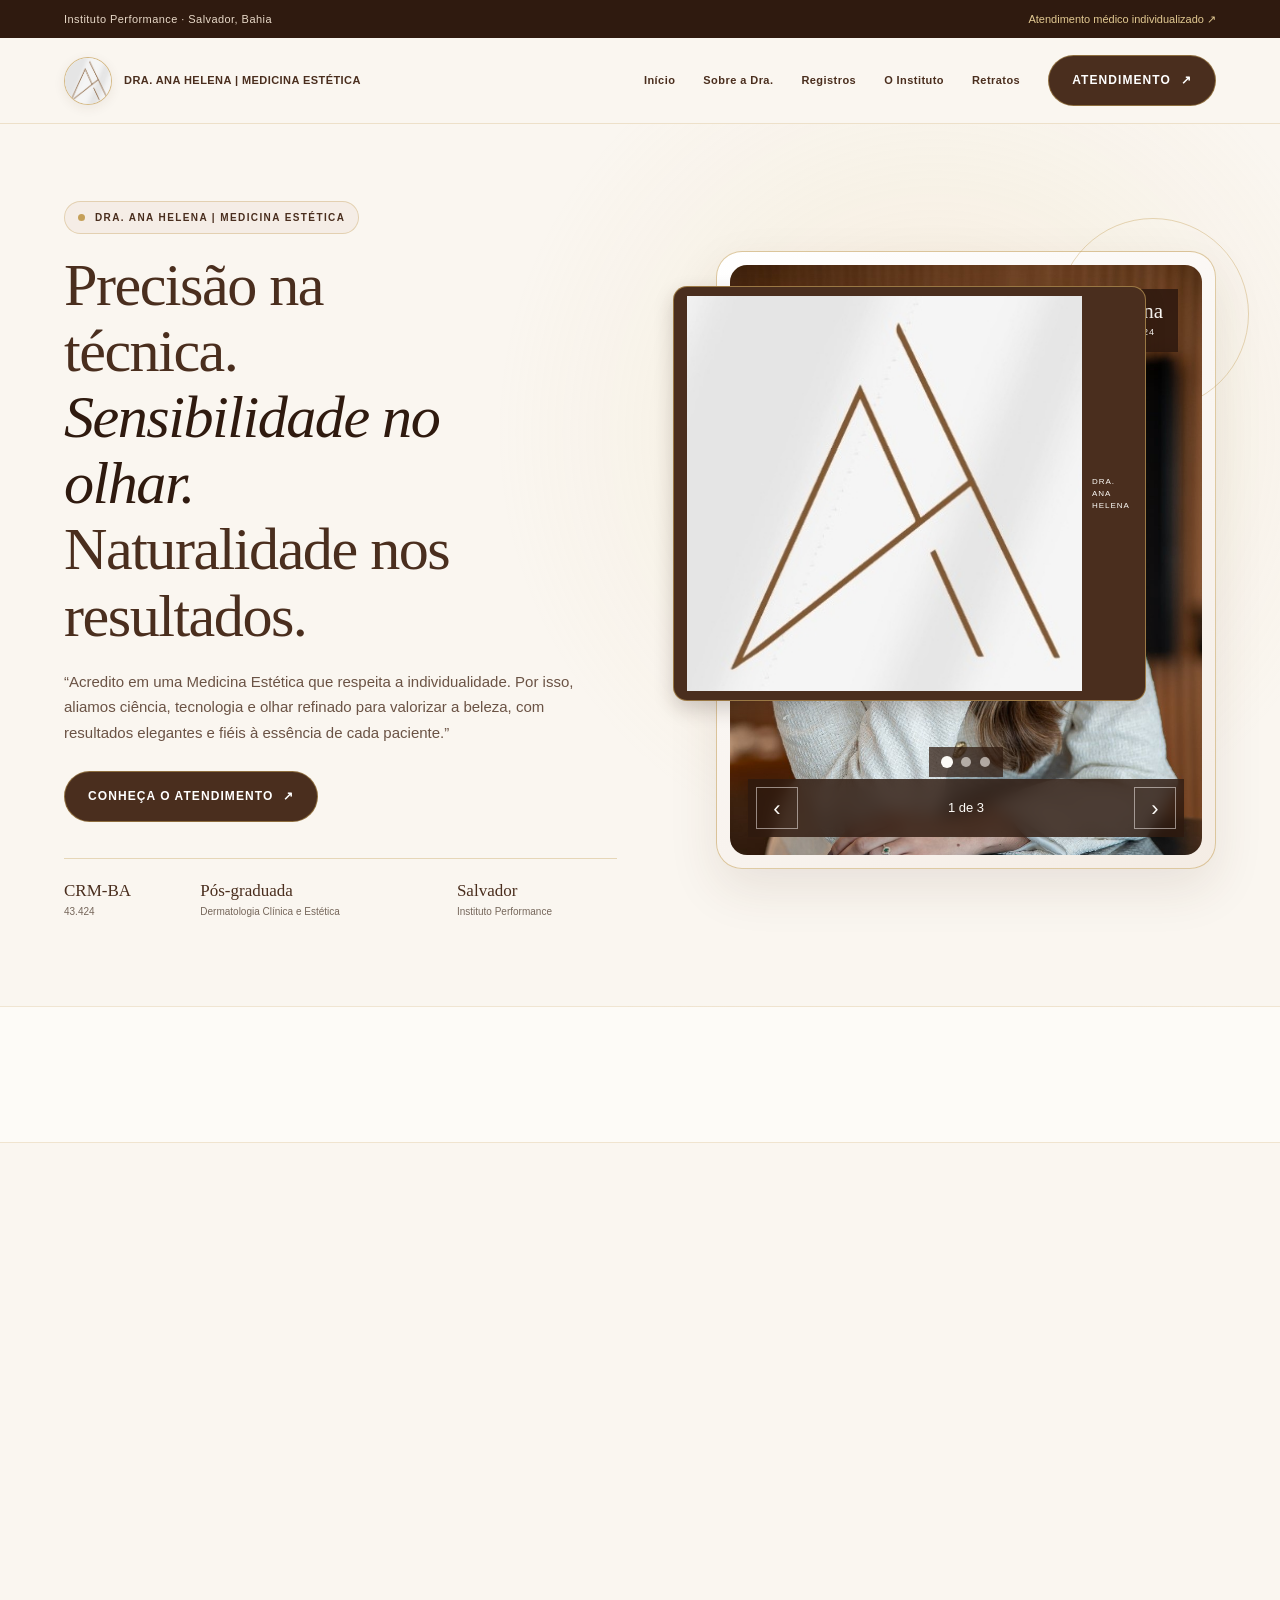
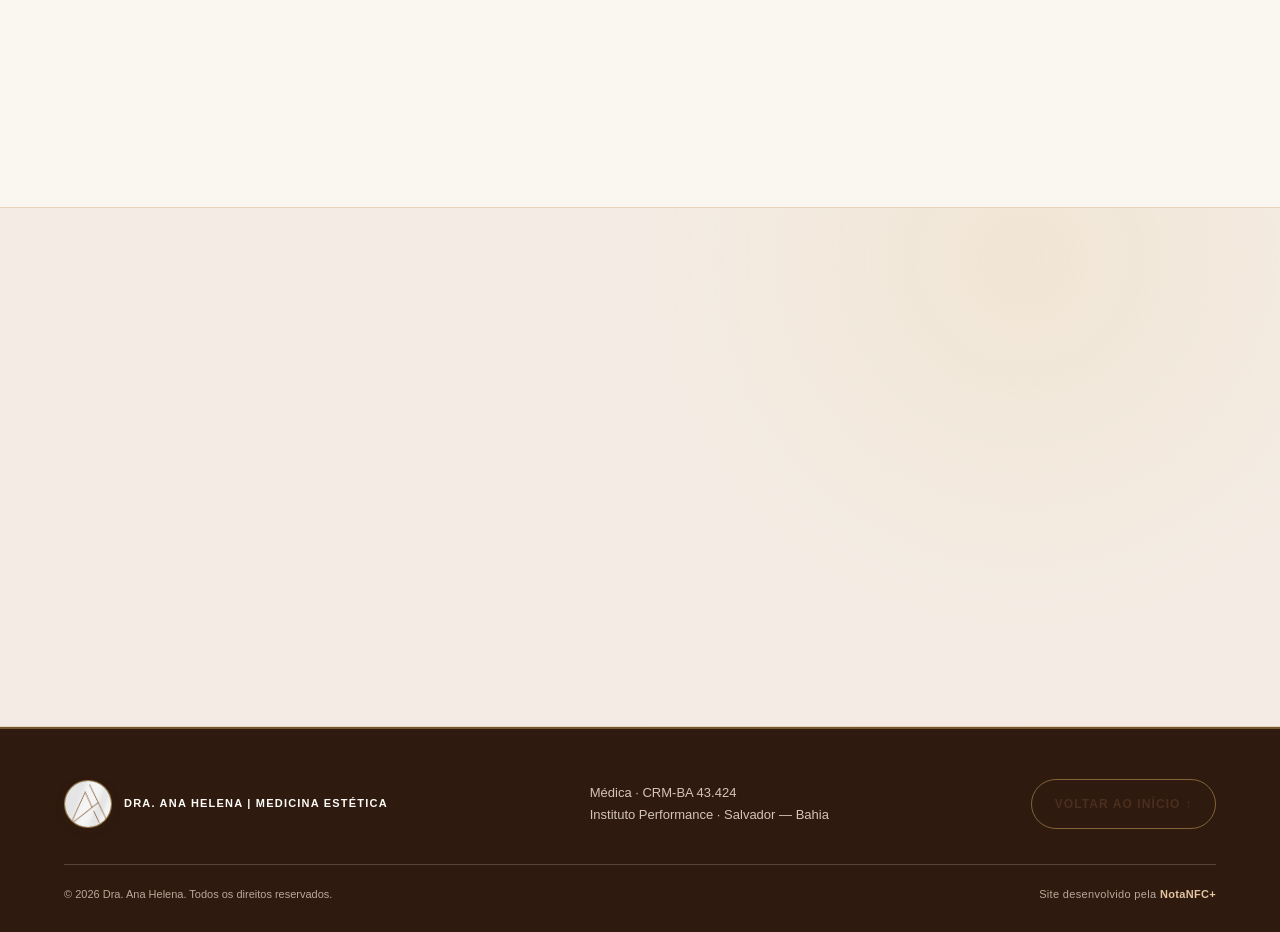
<file: public/site.html>
<!DOCTYPE html>
<html lang="pt-BR">
<head>
  <meta charset="utf-8">
  <meta name="viewport" content="width=device-width, initial-scale=1">
  <meta name="referrer" content="strict-origin-when-cross-origin">
  <meta http-equiv="Content-Security-Policy" content="default-src 'self'; base-uri 'self'; object-src 'none'; frame-src 'none'; script-src 'self'; style-src 'self' https://fonts.googleapis.com; font-src 'self' https://fonts.gstatic.com data:; img-src 'self' data:; connect-src 'self' https://fonts.googleapis.com https://fonts.gstatic.com; form-action 'self'">
  <title>Dra. Ana Helena | Dermatologia Clínica e Estética em Salvador</title>
  <meta name="description" content="Dra. Ana Helena, médica CRM-BA 43.424, pós-graduada em Dermatologia Clínica e Estética. Estética avançada, rejuvenescimento e tricologia em Salvador.">
  <meta name="theme-color" content="#faf6f0">
  <meta property="og:type" content="website">
  <meta property="og:locale" content="pt_BR">
  <meta property="og:title" content="Dra. Ana Helena | Dermatologia Clínica e Estética">
  <meta property="og:description" content="Uma estética que respeita a individualidade. Ciência, tecnologia e sensibilidade para valorizar a beleza natural.">
  <meta property="og:url" content="https://draanahelena.vercel.app/">
  <meta property="og:site_name" content="Dra. Ana Helena | Dermatologia Clínica e Estética">
  <meta property="og:image" content="https://draanahelena.vercel.app/assets/dra-ana-01.jpg">
  <meta property="og:image:secure_url" content="https://draanahelena.vercel.app/assets/dra-ana-01.jpg">
  <meta property="og:image:type" content="image/jpeg">
  <meta property="og:image:width" content="900">
  <meta property="og:image:height" content="1350">
  <meta property="og:image:alt" content="Retrato profissional da Dra. Ana Helena">
  <meta name="twitter:card" content="summary_large_image">
  <meta name="twitter:title" content="Dra. Ana Helena | Dermatologia Clínica e Estética">
  <meta name="twitter:description" content="Uma estética que respeita a individualidade. Ciência, tecnologia e sensibilidade para valorizar a beleza natural.">
  <meta name="twitter:image" content="https://draanahelena.vercel.app/assets/dra-ana-01.jpg">
  <link rel="preconnect" href="https://fonts.googleapis.com">
  <link rel="preconnect" href="https://fonts.gstatic.com" crossorigin>
  <link href="https://fonts.googleapis.com/css2?family=Cormorant+Garamond:ital,wght@0,400;0,500;0,600;1,400;1,500&family=Playfair+Display:ital,wght@0,400;0,500;0,600;1,400&family=Plus+Jakarta+Sans:wght@400;500;600;700&display=swap" rel="stylesheet">
  <link rel="stylesheet" href="site.css">
  <link rel="stylesheet" href="site-effects.css">
  <script src="site.js" defer></script>
  <script src="site-effects.js" defer></script>
</head>
<body>
  <a class="skip-link" href="#conteudo">Ir para o conteúdo</a>

  <div class="topbar">
    <div class="wrap topbar-inner">
      <span>Instituto Performance <span aria-hidden="true">·</span> Salvador, Bahia</span>
      <a href="#atendimento">Atendimento médico individualizado <span aria-hidden="true">↗</span></a>
    </div>
  </div>

  <header class="site-header">
    <div class="wrap bar">
      <a class="brand" href="#inicio" aria-label="Dra. Ana Helena, início">
        <span class="monogram" aria-hidden="true"><img src="assets/dra-ana-logo-simbolo.jpeg" alt="" width="390" height="390"></span>
        <span class="brand-name">Dra. Ana Helena | Medicina Estética</span>
      </a>
      <button class="menu" type="button" aria-label="Abrir navegação" aria-expanded="false" aria-controls="navegacao">☰</button>
      <nav class="nav" id="navegacao" aria-label="Navegação principal">
        <a href="#inicio">Início</a>
        <a href="#sobre">Sobre a Dra.</a>
        <a href="#registros">Registros</a>
        <a href="#espaco">O Instituto</a>
        <a href="#galeria">Retratos</a>
        <a class="btn" href="#atendimento">Atendimento <span aria-hidden="true">↗</span></a>
      </nav>
    </div>
  </header>

  <main id="conteudo">
    <section class="hero" id="inicio" aria-labelledby="hero-title">
      <div class="hero-inner wrap">
        <div class="hero-copy">
          <span class="hero-badge"><span aria-hidden="true"></span> Dra. Ana Helena | Medicina Estética</span>
          <h1 class="serif" id="hero-title">Precisão na técnica.<br><em>Sensibilidade no olhar.</em><br>Naturalidade nos resultados.</h1>
          <p>“Acredito em uma Medicina Estética que respeita a individualidade. Por isso, aliamos ciência, tecnologia e olhar refinado para valorizar a beleza, com resultados elegantes e fiéis à essência de cada paciente.”</p>
          <a class="btn" href="#atendimento">Conheça o atendimento <span aria-hidden="true">↗</span></a>
          <div class="hero-credentials" aria-label="Informações profissionais e local de atendimento">
            <div><strong>CRM-BA</strong><span>43.424</span></div>
            <div><strong>Pós-graduada</strong><span>Dermatologia Clínica e Estética</span></div>
            <div><strong>Salvador</strong><span>Instituto Performance</span></div>
          </div>
        </div>
        <figure class="hero-photo">
          <div class="hero-frame">
            <div class="hero-carousel" data-carousel data-label="Retratos da Dra. Ana Helena" role="region" aria-roledescription="carrossel">
              <div class="hero-slides">
                <div class="hero-slide is-active">
                  <img src="assets/dra-ana-01.jpg" alt="Retrato profissional da Dra. Ana Helena" width="900" height="1350" fetchpriority="high" decoding="async">
                </div>
                <div class="hero-slide" aria-hidden="true">
                  <img src="assets/dra-ana-14.jpg" alt="Retrato da Dra. Ana Helena reclinada, usando blazer claro" width="900" height="1350" loading="lazy" decoding="async">
                </div>
                
                <div class="hero-slide" aria-hidden="true">
                  <img src="assets/dra-ana-15.jpg" alt="Retrato da Dra. Ana Helena olhando por cima do ombro, com blazer claro" width="900" height="1350" loading="lazy" decoding="async">
                </div>
              </div>
              <figcaption class="hero-sign">
                <strong>Dra. Ana Helena</strong>
                <span>MÉDICA · CRM-BA 43.424</span>
              </figcaption>
              <div class="carousel-controls">
                <button class="carousel-control" type="button" data-previous aria-label="Foto anterior">‹</button>
                <span class="carousel-status" data-status aria-live="off">1 de 11</span>
                <button class="carousel-control" type="button" data-next aria-label="Próxima foto">›</button>
                
              </div>
              <div class="carousel-dots" data-dots aria-label="Escolher retrato"></div>
            </div>
          </div>
          <span class="hero-stamp" aria-hidden="true"><img src="assets/dra-ana-logo-simbolo.jpeg" alt=""><small>DRA. ANA<br>HELENA</small></span>
        </figure>
      </div>
    </section>

    <section class="differentials" id="diferenciais" aria-label="Princípios de atendimento">
      <div class="wrap differential-grid">
        <article class="differential-card">
          <span class="differential-mark" aria-hidden="true"><img src="assets/dra-ana-logo-simbolo.jpeg" alt=""></span>
          <div><h2>Olhar individualizado</h2><p>Cuidado que respeita a singularidade de cada pessoa.</p></div>
        </article>
        <article class="differential-card">
          <span class="differential-mark" aria-hidden="true"><img src="assets/dra-ana-logo-simbolo.jpeg" alt=""></span>
          <div><h2>Ciência e inovação</h2><p>Conhecimento científico aliado à tecnologia.</p></div>
        </article>
        <article class="differential-card">
          <span class="differential-mark" aria-hidden="true"><img src="assets/dra-ana-logo-simbolo.jpeg" alt=""></span>
          <div><h2>Prevenção e rejuvenescimento.</h2><p>Uma abordagem atenta à saúde e ao tempo.</p></div>
        </article>
        <article class="differential-card">
          <span class="differential-mark" aria-hidden="true"><img src="assets/dra-ana-logo-simbolo.jpeg" alt=""></span>
          <div><h2>Beleza natural</h2><p>Valorizar a beleza sem padronizar.</p></div>
        </article>
      </div>
    </section>

    <section class="intro section-pad" id="sobre" aria-labelledby="sobre-title">
      <div class="wrap intro-grid">
        <div class="intro-copy">
          <span class="eyebrow">Sobre a Dra.</span>
          <h2 class="serif" id="sobre-title">Sobre a <em>Dra. Ana Helena</em></h2>
          <p><strong>Médica · CRM-BA 43.424 · Pós-graduada em Dermatologia Clínica e Estética</strong></p>
          <p>Sócia-fundadora do Instituto Performance desde 2025, a Dra. Ana Helena desenvolve sua prática médica com uma visão que integra ciência, inovação e sensibilidade, reconhecendo a beleza como uma expressão singular de cada paciente.</p>
          <p>Sua filosofia de trabalho é fundamentada na prevenção, no rejuvenescimento e na longevidade da pele, associando conhecimento científico, tecnologias avançadas e tratamentos individualizados para valorizar a beleza natural, preservar a harmonia e respeitar a essência de cada pessoa.</p>
          <dl class="credentials">
            <div class="credential">
              <dt><b>Formação</b></dt>
              <dd><span>Medicina e Pós-graduação em Dermatologia Clínica e Estética</span></dd>
            </div>
            <div class="credential">
              <dt><b>Atuação</b></dt>
              <dd><span>Medicina Estética.<br>Dermatologia Clínica.<br>Tricologia.</span></dd>
            </div>
          </dl>
        </div>
        <div class="portrait-composition">
          <img class="portrait-about-image" src="assets/dra-ana-retrato-novo.jpg" alt="Dra. Ana Helena em retrato profissional no Instituto Performance" width="900" height="1350" loading="lazy" decoding="async">
          <span class="portrait-caption">Médica · CRM-BA 43.424</span>
        </div>
      </div>
    </section>

    <section class="philosophy" id="filosofia" aria-labelledby="filosofia-title">
      <div class="wrap">
        <div class="philosophy-grid">
          <div>
            <span class="eyebrow">Uma abordagem individual</span>
            <h2 class="serif" id="filosofia-title">Valorizar a sua beleza sem nunca padronizá-la.</h2>
            <blockquote>“Minha abordagem parte de um princípio essencial: a beleza deve ser valorizada, nunca padronizada. Cada tratamento é cuidadosamente planejado para preservar a individualidade, promover o equilíbrio e proporcionar resultados naturais ao longo do tempo.”</blockquote>
          </div>
          <figure class="philosophy-photo">
            <img src="assets/dra-ana-11.jpg" alt="Dra. Ana Helena sorrindo diante de um notebook" width="768" height="1152" loading="lazy" decoding="async">
          </figure>
        </div>
      </div>
    </section>

    <section class="records-section" id="registros" aria-labelledby="registros-title">
      <div class="wrap">
        <div class="section-heading records-heading">
          <div>
            <span class="eyebrow">Material compartilhado pela clínica</span>
            <h2 class="serif" id="registros-title">Registros fotográficos</h2>
          </div>
          <p>Arraste a barra central para comparar cada resultado. No celular, toque e deslize; no computador, use o mouse ou as setas do teclado.</p>
        </div>
        <div class="records-grid" aria-label="Comparações interativas de antes e depois">
          <!-- Dez comparadores de resultados agrupados por procedimento. -->
          <article class="result-card" aria-labelledby="resultado-labios-01">
            <h3 class="result-title" id="resultado-labios-01">Resultado 01 · Preenchimento labial</h3>
            <div class="before-after-slider" data-before-after data-before-src="assets/resultado-02-labios-antes.jpg" data-after-src="assets/resultado-02-labios-depois.jpg" data-before-alt="Antes: lábios no resultado 02" data-after-alt="Depois: lábios no resultado 02" role="group" aria-label="Comparação de antes e depois: resultado 01, preenchimento labial">
              <div class="before-after-viewport">
                <div class="before-after-layer before-after-layer-after" data-after-layer><span class="before-after-empty"><strong>Depois</strong><small>Imagem a inserir</small></span></div>
                <div class="before-after-layer before-after-layer-before" data-before-layer><span class="before-after-empty"><strong>Antes</strong><small>Imagem a inserir</small></span></div>
                <span class="before-after-label before-after-label-before">Antes</span>
                <span class="before-after-label before-after-label-after">Depois</span>
                <input class="before-after-range" data-before-after-range type="range" min="0" max="100" value="50" aria-label="Arraste para comparar antes e depois" disabled>
                <span class="before-after-divider" aria-hidden="true"><span></span></span>
              </div>
            </div>
          </article>
          <article class="result-card" aria-labelledby="resultado-labios-02">
            <h3 class="result-title" id="resultado-labios-02">Resultado 02 · Preenchimento labial</h3>
            <div class="before-after-slider" data-before-after data-before-src="assets/resultado-03-labios-antes.jpg" data-after-src="assets/resultado-03-labios-depois.jpg" data-before-alt="Antes: lábios no resultado 03" data-after-alt="Depois: lábios no resultado 03" role="group" aria-label="Comparação de antes e depois: resultado 02, preenchimento labial">
              <div class="before-after-viewport">
                <div class="before-after-layer before-after-layer-after" data-after-layer><span class="before-after-empty"><strong>Depois</strong><small>Imagem a inserir</small></span></div>
                <div class="before-after-layer before-after-layer-before" data-before-layer><span class="before-after-empty"><strong>Antes</strong><small>Imagem a inserir</small></span></div>
                <span class="before-after-label before-after-label-before">Antes</span>
                <span class="before-after-label before-after-label-after">Depois</span>
                <input class="before-after-range" data-before-after-range type="range" min="0" max="100" value="50" aria-label="Arraste para comparar antes e depois" disabled>
                <span class="before-after-divider" aria-hidden="true"><span></span></span>
              </div>
            </div>
          </article>
          <article class="result-card" aria-labelledby="resultado-mento-08">
            <h3 class="result-title" id="resultado-mento-08">Resultado 03 · Preenchimento do Mento</h3>
            <div class="before-after-slider paired-slider" data-before-after data-before-src="assets/resultado-08-mento-original.jpg" data-after-src="assets/resultado-08-mento-original.jpg" data-before-alt="Antes: perfil do queixo no resultado 08" data-after-alt="Depois: perfil do queixo após preenchimento do mento" role="group" aria-label="Comparação de antes e depois: resultado 03, preenchimento do mento">
              <div class="before-after-viewport">
                <div class="before-after-layer before-after-layer-after" data-after-layer><span class="before-after-empty"><strong>Depois</strong><small>Imagem aguardando carregamento</small></span></div>
                <div class="before-after-layer before-after-layer-before" data-before-layer><span class="before-after-empty"><strong>Antes</strong><small>Imagem aguardando carregamento</small></span></div>
                <span class="before-after-label before-after-label-before">Antes</span>
                <span class="before-after-label before-after-label-after">Depois</span>
                <input class="before-after-range" data-before-after-range type="range" min="0" max="100" value="50" aria-label="Arraste para comparar antes e depois do preenchimento do mento" disabled>
                <span class="before-after-divider" aria-hidden="true"><span></span></span>
              </div>
            </div>
          </article>
          <article class="result-card" aria-labelledby="resultado-mento-09">
            <h3 class="result-title" id="resultado-mento-09">Resultado 04 · Preenchimento de Mento</h3>
            <div class="before-after-slider paired-slider" data-before-after data-before-src="assets/resultado-10-mento-original.jpg" data-after-src="assets/resultado-10-mento-original.jpg" data-before-alt="Antes: perfil do mento antes do preenchimento" data-after-alt="Depois: perfil do mento após o preenchimento" role="group" aria-label="Comparação de antes e depois: resultado 04, preenchimento de mento">
              <div class="before-after-viewport">
                <div class="before-after-layer before-after-layer-after" data-after-layer><span class="before-after-empty"><strong>Depois</strong><small>Imagem aguardando carregamento</small></span></div>
                <div class="before-after-layer before-after-layer-before" data-before-layer><span class="before-after-empty"><strong>Antes</strong><small>Imagem aguardando carregamento</small></span></div>
                <span class="before-after-label before-after-label-before">Antes</span>
                <span class="before-after-label before-after-label-after">Depois</span>
                <input class="before-after-range" data-before-after-range type="range" min="0" max="100" value="50" aria-label="Arraste para comparar antes e depois do preenchimento de mento" disabled>
                <span class="before-after-divider" aria-hidden="true"><span></span></span>
              </div>
            </div>
          </article>
          <article class="result-card" aria-labelledby="resultado-rosto-01">
            <h3 class="result-title" id="resultado-rosto-01">Resultado 05 · Rejuvenescimento Face</h3>
            <div class="before-after-slider" data-before-after data-before-src="assets/resultado-01-rosto-antes.jpg" data-after-src="assets/resultado-01-rosto-depois.jpg" data-before-alt="Antes: perfil do rosto no resultado 01" data-after-alt="Depois: perfil do rosto no resultado 01" role="group" aria-label="Comparação de antes e depois: resultado 05, rejuvenescimento face">
              <div class="before-after-viewport">
                <div class="before-after-layer before-after-layer-after" data-after-layer><span class="before-after-empty"><strong>Depois</strong><small>Imagem a inserir</small></span></div>
                <div class="before-after-layer before-after-layer-before" data-before-layer><span class="before-after-empty"><strong>Antes</strong><small>Imagem a inserir</small></span></div>
                <span class="before-after-label before-after-label-before">Antes</span>
                <span class="before-after-label before-after-label-after">Depois</span>
                <input class="before-after-range" data-before-after-range type="range" min="0" max="100" value="50" aria-label="Arraste para comparar antes e depois" disabled>
                <span class="before-after-divider" aria-hidden="true"><span></span></span>
              </div>
            </div>
          </article>
          <article class="result-card" aria-labelledby="resultado-rosto-02">
            <h3 class="result-title" id="resultado-rosto-02">Resultado 06 · Rejuvenescimento Face</h3>
            <div class="before-after-slider" data-before-after data-before-src="assets/resultado-04-rosto-antes.jpg" data-after-src="assets/resultado-04-rosto-depois.jpg" data-before-alt="Antes: perfil do rosto no resultado 04" data-after-alt="Depois: perfil do rosto no resultado 04" role="group" aria-label="Comparação de antes e depois: resultado 06, rejuvenescimento face">
              <div class="before-after-viewport">
                <div class="before-after-layer before-after-layer-after" data-after-layer><span class="before-after-empty"><strong>Depois</strong><small>Imagem a inserir</small></span></div>
                <div class="before-after-layer before-after-layer-before" data-before-layer><span class="before-after-empty"><strong>Antes</strong><small>Imagem a inserir</small></span></div>
                <span class="before-after-label before-after-label-before">Antes</span>
                <span class="before-after-label before-after-label-after">Depois</span>
                <input class="before-after-range" data-before-after-range type="range" min="0" max="100" value="50" aria-label="Arraste para comparar antes e depois" disabled>
                <span class="before-after-divider" aria-hidden="true"><span></span></span>
              </div>
            </div>
          </article>
          <article class="result-card" aria-labelledby="resultado-rosto-03">
            <h3 class="result-title" id="resultado-rosto-03">Resultado 07 · Preenchimento Full Face</h3>
            <div class="before-after-slider" data-before-after data-before-src="assets/resultado-05-rosto-antes.jpg" data-after-src="assets/resultado-05-rosto-depois.jpg" data-before-alt="Antes: perfil do rosto no resultado 05" data-after-alt="Depois: perfil do rosto no resultado 05" role="group" aria-label="Comparação de antes e depois: resultado 07, preenchimento full face">
              <div class="before-after-viewport">
                <div class="before-after-layer before-after-layer-after" data-after-layer><span class="before-after-empty"><strong>Depois</strong><small>Imagem a inserir</small></span></div>
                <div class="before-after-layer before-after-layer-before" data-before-layer><span class="before-after-empty"><strong>Antes</strong><small>Imagem a inserir</small></span></div>
                <span class="before-after-label before-after-label-before">Antes</span>
                <span class="before-after-label before-after-label-after">Depois</span>
                <input class="before-after-range" data-before-after-range type="range" min="0" max="100" value="50" aria-label="Arraste para comparar antes e depois" disabled>
                <span class="before-after-divider" aria-hidden="true"><span></span></span>
              </div>
            </div>
          </article>
          <article class="result-card" aria-labelledby="resultado-liftera-10">
            <h3 class="result-title" id="resultado-liftera-10">Resultado 08 · Efeito Lift pós-Liftera</h3>
            <div class="before-after-slider paired-slider" data-before-after data-before-src="assets/resultado-09-liftera-original.jpg" data-after-src="assets/resultado-09-liftera-original.jpg" data-before-alt="Antes: perfil facial antes do Liftera" data-after-alt="Depois: perfil facial após Liftera" role="group" aria-label="Comparação de antes e depois: resultado 08, efeito lift pós-Liftera">
              <div class="before-after-viewport">
                <div class="before-after-layer before-after-layer-after" data-after-layer><span class="before-after-empty"><strong>Depois</strong><small>Imagem aguardando carregamento</small></span></div>
                <div class="before-after-layer before-after-layer-before" data-before-layer><span class="before-after-empty"><strong>Antes</strong><small>Imagem aguardando carregamento</small></span></div>
                <span class="before-after-label before-after-label-before">Antes</span>
                <span class="before-after-label before-after-label-after">Depois</span>
                <input class="before-after-range" data-before-after-range type="range" min="0" max="100" value="50" aria-label="Arraste para comparar antes e depois do Liftera" disabled>
                <span class="before-after-divider" aria-hidden="true"><span></span></span>
              </div>
            </div>
          </article>
          <article class="result-card" aria-labelledby="resultado-abdomen">
            <h3 class="result-title" id="resultado-abdomen">Resultado 09 · Flacidez corporal</h3>
            <div class="before-after-slider" data-before-after data-before-src="assets/resultado-06-abdomen-antes.jpg" data-after-src="assets/resultado-06-abdomen-depois.jpg" data-before-alt="Antes: abdômen no resultado 06" data-after-alt="Depois: abdômen no resultado 06" role="group" aria-label="Comparação de antes e depois: resultado 09, flacidez corporal">
              <div class="before-after-viewport">
                <div class="before-after-layer before-after-layer-after" data-after-layer><span class="before-after-empty"><strong>Depois</strong><small>Imagem a inserir</small></span></div>
                <div class="before-after-layer before-after-layer-before" data-before-layer><span class="before-after-empty"><strong>Antes</strong><small>Imagem a inserir</small></span></div>
                <span class="before-after-label before-after-label-before">Antes</span>
                <span class="before-after-label before-after-label-after">Depois</span>
                <input class="before-after-range" data-before-after-range type="range" min="0" max="100" value="50" aria-label="Arraste para comparar antes e depois" disabled>
                <span class="before-after-divider" aria-hidden="true"><span></span></span>
              </div>
            </div>
          </article>
          <article class="result-card" aria-labelledby="resultado-tricologia">
            <h3 class="result-title" id="resultado-tricologia">Resultado 10 · Tricologia</h3>
            <div class="before-after-slider paired-slider tricologia-slider" data-before-after data-before-src="assets/tricologia-original.jpg" data-after-src="assets/tricologia-original.jpg" data-before-alt="Antes: couro cabeludo com rarefação capilar" data-after-alt="Depois: couro cabeludo após o tratamento de tricologia" role="group" aria-label="Comparação de antes e depois: resultado 10, tricologia">
              <div class="before-after-viewport">
                <div class="before-after-layer before-after-layer-after" data-after-layer><span class="before-after-empty"><strong>Depois</strong><small>Imagem de tricologia</small></span></div>
                <div class="before-after-layer before-after-layer-before" data-before-layer><span class="before-after-empty"><strong>Antes</strong><small>Imagem aguardando vinculação</small></span></div>
                <span class="before-after-label before-after-label-before">Antes</span>
                <span class="before-after-label before-after-label-after">Depois</span>
                <input class="before-after-range" data-before-after-range type="range" min="0" max="100" value="50" aria-label="Arraste para comparar antes e depois do resultado de tricologia" disabled>
                <span class="before-after-divider" aria-hidden="true"><span></span></span>
              </div>
            </div>
          </article>
          <article class="result-card" aria-labelledby="resultado-botox-11">
            <h3 class="result-title" id="resultado-botox-11">Resultado 11 · Botox</h3>
            <div class="before-after-slider paired-slider botox-before-after" data-before-after data-composite-photo="true" data-composite-src="assets/botox-01.jpg" role="group" aria-label="Comparação interativa de antes e depois do Botox, resultado 11">
              <div class="before-after-viewport">
                <div class="before-after-layer before-after-layer-after" data-after-layer></div>
                <div class="before-after-layer before-after-layer-before" data-before-layer></div>
                <span class="before-after-label before-after-label-before">Antes</span>
                <span class="before-after-label before-after-label-after">Depois</span>
                <input class="before-after-range" data-before-after-range type="range" min="0" max="100" value="50" aria-label="Mova a divisória da comparação do Botox, resultado 11" disabled>
                <span class="before-after-divider" aria-hidden="true"><span></span></span>
              </div>
            </div>
          </article>
          <article class="result-card" aria-labelledby="resultado-botox-12">
            <h3 class="result-title" id="resultado-botox-12">Resultado 12 · Botox</h3>
            <div class="before-after-slider paired-slider botox-before-after" data-before-after data-composite-photo="true" data-composite-src="assets/botox-02.jpg" role="group" aria-label="Comparação interativa de antes e depois do Botox, resultado 12">
              <div class="before-after-viewport">
                <div class="before-after-layer before-after-layer-after" data-after-layer></div>
                <div class="before-after-layer before-after-layer-before" data-before-layer></div>
                <span class="before-after-label before-after-label-before">Antes</span>
                <span class="before-after-label before-after-label-after">Depois</span>
                <input class="before-after-range" data-before-after-range type="range" min="0" max="100" value="50" aria-label="Mova a divisória da comparação do Botox, resultado 12" disabled>
                <span class="before-after-divider" aria-hidden="true"><span></span></span>
              </div>
            </div>
          </article>
          <article class="result-card" aria-labelledby="resultado-botox-13">
            <h3 class="result-title" id="resultado-botox-13">Resultado 13 · Botox</h3>
            <div class="before-after-slider paired-slider botox-before-after" data-before-after data-composite-photo="true" data-composite-src="assets/botox-03.jpg" role="group" aria-label="Comparação interativa de antes e depois do Botox, resultado 13">
              <div class="before-after-viewport">
                <div class="before-after-layer before-after-layer-after" data-after-layer></div>
                <div class="before-after-layer before-after-layer-before" data-before-layer></div>
                <span class="before-after-label before-after-label-before">Antes</span>
                <span class="before-after-label before-after-label-after">Depois</span>
                <input class="before-after-range" data-before-after-range type="range" min="0" max="100" value="50" aria-label="Mova a divisória da comparação do Botox, resultado 13" disabled>
                <span class="before-after-divider" aria-hidden="true"><span></span></span>
              </div>
            </div>
          </article>
        </div>
</div>
    </section>

    <section class="space-section" id="espaco" aria-labelledby="espaco-title">
      <div class="wrap">
        <div class="section-heading">
          <div>
            <span class="eyebrow">Instituto Performance · Salvador, Bahia</span>
            <a class="btn outline space-map-link" href="https://www.google.com/maps/search/?api=1&query=Instituto%20Performance%2C%20Rua%20Ewerton%20Visco%20290%2C%20Salvador%20BA&query_place_id=ChIJp9NT278bFgcRrxwBwvkyArQ" target="_blank" rel="noopener noreferrer" aria-label="Abrir localização do Instituto Performance no Google Maps">Como chegar ao Instituto Performance ↗</a>
          </div>
          
        </div>
        <div class="space-carousel" data-carousel data-label="Fotos dos ambientes do Instituto Performance" role="region" aria-roledescription="carrossel">
          <div class="hero-slides">
            <div class="hero-slide is-active">
              <button class="gallery-item" type="button" data-lightbox-group="espaco" data-caption="Recepção do Instituto Performance">
                <img src="assets/recepcao-01.jpg" alt="Recepção do Instituto Performance" width="1012" height="1800" loading="lazy" decoding="async">
                <span class="gallery-caption">Recepção</span>
              </button>
            </div>
            <div class="hero-slide" aria-hidden="true">
              <button class="gallery-item" type="button" data-lightbox-group="espaco" data-caption="Recepção do Instituto Performance">
                <img src="assets/recepcao-02.jpg" alt="Recepção do Instituto Performance" width="1012" height="1800" loading="lazy" decoding="async">
                <span class="gallery-caption">Recepção</span>
              </button>
            </div>
            <div class="hero-slide" aria-hidden="true">
              <button class="gallery-item" type="button" data-lightbox-group="espaco" data-caption="Sala anestésica do Instituto Performance">
                <img src="assets/recepcao-03.jpg" alt="Sala anestésica do Instituto Performance" width="1012" height="1800" loading="lazy" decoding="async">
                <span class="gallery-caption">Sala anestésica</span>
              </button>
            </div>
            <div class="hero-slide" aria-hidden="true">
              <button class="gallery-item" type="button" data-lightbox-group="espaco" data-caption="Sala anestésica do Instituto Performance">
                <img src="assets/recepcao-04.jpg" alt="Sala anestésica do Instituto Performance" width="1012" height="1800" loading="lazy" decoding="async">
                <span class="gallery-caption">Sala anestésica</span>
              </button>
            </div>
            <div class="hero-slide" aria-hidden="true">
              <button class="gallery-item" type="button" data-lightbox-group="espaco" data-caption="Recepção do Instituto Performance">
                <img src="assets/recepcao-05.jpg" alt="Recepção do Instituto Performance" width="1012" height="1800" loading="lazy" decoding="async">
                <span class="gallery-caption">Recepção</span>
              </button>
            </div>
          </div>
          <div class="carousel-controls">
            <button class="carousel-control" type="button" data-previous aria-label="Ambiente anterior">‹</button>
            <span class="carousel-status" data-status aria-live="off">1 de 5</span>
            <button class="carousel-control" type="button" data-next aria-label="Próximo ambiente">›</button>
          </div>
          <div class="carousel-dots" data-dots aria-label="Escolher ambiente"></div>
        </div>
      </div>
    </section>

    <section class="portrait-gallery" id="galeria" aria-labelledby="galeria-title">
      <div class="wrap">
        <div class="gallery-heading">
          <span class="eyebrow">Retratos profissionais</span>
          <h2 class="serif" id="galeria-title">Dra. Ana Helena</h2>
        </div>
        <div class="portrait-marquee" data-marquee role="group" aria-label="Galeria horizontal em movimento de retratos da Dra. Ana Helena">
          <div class="gallery-track" data-marquee-track>
            <div class="gallery-set">
              <button class="gallery-item" type="button" data-lightbox-group="retratos" data-caption="Retrato da Dra. Ana Helena">
                <img src="assets/dra-ana-03.jpg" alt="Retrato da Dra. Ana Helena usando camisa preta" width="1200" height="1600" loading="lazy" decoding="async">
              </button>
              <button class="gallery-item" type="button" data-lightbox-group="retratos" data-caption="Retrato da Dra. Ana Helena">
                <img src="assets/dra-ana-04.jpg" alt="Retrato da Dra. Ana Helena usando camisa preta" width="900" height="1350" loading="lazy" decoding="async">
              </button>
              <button class="gallery-item" type="button" data-lightbox-group="retratos" data-caption="Retrato da Dra. Ana Helena">
                <img src="assets/dra-ana-05.jpg" alt="Retrato da Dra. Ana Helena usando camisa preta" width="900" height="1350" loading="lazy" decoding="async">
              </button>
            </div>
          </div>
          <div class="marquee-controls">
            <button class="marquee-toggle" type="button" data-marquee-toggle aria-label="Pausar movimento da galeria" aria-pressed="false"><span aria-hidden="true">Ⅱ</span><span data-marquee-label>Pausar movimento</span></button>
          </div>
        </div>
      </div>
    </section>

    <section class="attend" id="atendimento" aria-labelledby="atendimento-title">
      <div class="wrap attend-row">
        <div>
          <span class="eyebrow">Atendimento</span>
          <h2 class="serif" id="atendimento-title">O seu cuidado começa pelo respeito à sua singularidade.</h2>
          <p>Instituto Performance · Salvador — Bahia</p>
        </div>
        <a class="btn" href="https://wa.me/5571999632523?text=Ol%C3%A1%2C%20gostaria%20de%20agendar%20uma%20consulta%20com%20a%20Dra.%20Ana%20Helena." target="_blank" rel="noopener noreferrer">Falar no WhatsApp ↗</a>
      </div>
    </section>
  </main>

  <footer class="site-footer">
    <div class="wrap">
      <div class="foot">
        <a class="brand" href="#inicio" aria-label="Dra. Ana Helena, início">
          <span class="monogram" aria-hidden="true"><img src="assets/dra-ana-logo-simbolo.jpeg" alt="" width="390" height="390"></span>
          <span class="brand-name">Dra. Ana Helena | Medicina Estética</span>
        </a>
        <p>Médica · CRM-BA 43.424<br>Instituto Performance · Salvador — Bahia</p>
        <a href="#inicio" class="btn outline">Voltar ao início ↑</a>
      </div>
      <div class="footer-meta">
        <p class="legal">© <span id="year">2026</span> Dra. Ana Helena. Todos os direitos reservados.</p>
        <p class="site-credit">Site desenvolvido pela <span>NotaNFC+</span></p>
      </div>
    </div>
  </footer>

  <dialog class="lightbox" id="lightbox" aria-labelledby="lightbox-title">
    <div class="lightbox-header">
      <h2 class="lightbox-title" id="lightbox-title">Visualização ampliada</h2>
      <button class="lightbox-close" type="button" aria-label="Fechar imagem ampliada">×</button>
    </div>
    <div class="lightbox-frame">
      <button class="lightbox-step" type="button" data-previous aria-label="Imagem anterior">‹</button>
      <img class="lightbox-image" alt="">
      <button class="lightbox-step" type="button" data-next aria-label="Próxima imagem">›</button>
    </div>
    <p class="lightbox-caption"></p>
    <p class="lightbox-status" role="status" aria-live="polite"></p>
    <div class="lightbox-indicators" aria-label="Indicadores das imagens"></div>
  </dialog>
</body>
</html>
</file>
<file: public/site.css>
:root {
  color-scheme: light;
  --cream: #faf6f0;
  --paper: #fdfbf7;
  --sand: #f4ece4;
  --brown: #4a2e1e;
  --dark: #2f1a0f;
  --gold: #c5a059;
  --muted: #76675b;
  --serif: "Playfair Display", Georgia, serif;
  --editorial: "Cormorant Garamond", Georgia, serif;
  --sans: "Plus Jakarta Sans", Arial, sans-serif;
  --pad: clamp(22px, 5vw, 76px);
  --max: 1240px;
}

* { box-sizing: border-box; }
html { scroll-behavior: smooth; scroll-padding-top: 90px; }
body { margin: 0; background: var(--cream); color: var(--brown); font: 15px/1.7 var(--sans); -webkit-font-smoothing: antialiased; }
img { display: block; width: 100%; height: 100%; object-fit: cover; }
a { color: inherit; }
button, a { -webkit-tap-highlight-color: transparent; }
button { font: inherit; }
:focus-visible { outline: 3px solid var(--gold); outline-offset: 4px; }
figure { margin: 0; }
blockquote, p, h1, h2, h3 { margin-top: 0; }
.wrap { width: calc(100% - var(--pad) - var(--pad)); max-width: var(--max); margin-inline: auto; }
.eyebrow { color: var(--brown); font-size: 11px; font-weight: 600; letter-spacing: .22em; text-transform: uppercase; }
.serif { font-family: var(--serif); font-weight: 400; line-height: 1.08; letter-spacing: -.025em; }
.serif em, .editorial { color: var(--dark); font-family: var(--editorial); font-weight: 400; }
h1, h2, h3 { line-height: 1.1; }
h1 { margin: 22px 0; font-size: clamp(54px, 6vw, 86px); }
h2 { margin: 12px 0 22px; font-size: clamp(42px, 5vw, 68px); }
h3 { font-size: 24px; }
p { max-width: 66ch; }

.skip-link {
  position: absolute;
  top: 8px;
  left: 8px;
  z-index: 100;
  padding: 10px 14px;
  transform: translateY(-160%);
  color: var(--paper);
  background: var(--dark);
}
.skip-link:focus { transform: none; }

.topbar { color: var(--paper); background: var(--dark); font-size: 11px; }
.topbar-inner { display: flex; min-height: 38px; align-items: center; justify-content: space-between; gap: 18px; }
.topbar-inner > span { color: #e8d9c8; letter-spacing: .04em; }
.topbar-inner > a { color: #e2c992; text-decoration: none; }
.topbar-inner > a:hover { color: white; }

.btn {
  display: inline-flex;
  min-height: 48px;
  align-items: center;
  justify-content: center;
  gap: 10px;
  padding: 14px 23px;
  border: 1px solid rgba(197,160,89,.55);
  border-radius: 40px;
  color: white;
  background: var(--brown);
  font-size: 12px;
  font-weight: 600;
  letter-spacing: .09em;
  text-transform: uppercase;
  text-align: center;
  text-decoration: none;
  transition: background-color .2s ease, color .2s ease, transform .2s ease;
}
.btn:hover { transform: translateY(-2px); background: var(--dark); }
.btn.outline { color: var(--brown); background: transparent; }
.btn.outline:hover { color: white; }

.site-header {
  position: sticky;
  top: 0;
  z-index: 20;
  height: 86px;
  border-bottom: 1px solid rgba(197, 160, 89, .25);
  background: rgba(250, 246, 240, .95);
  backdrop-filter: blur(12px);
}
.bar { display: flex; height: 100%; align-items: center; justify-content: space-between; gap: 24px; }
.brand { display: inline-flex; align-items: center; gap: 12px; text-decoration: none; }
.monogram { display: grid; width: 48px; min-width: 48px; height: 48px; place-items: center; border: 1px solid rgba(197,160,89,.7); border-radius: 50%; color: var(--gold); background: linear-gradient(145deg, white, var(--sand)); box-shadow: 0 3px 12px rgba(74,46,30,.08); }
.monogram span { font: italic 20px/1 var(--editorial); }
.monogram img { width: 100%; height: 100%; border-radius: inherit; object-fit: cover; }
.brand-name { font-size: 11px; font-weight: 600; letter-spacing: .11em; line-height: 1.45; text-transform: uppercase; }
.site-header .brand-name { white-space: nowrap; letter-spacing: .04em; }
.nav { display: flex; align-items: center; gap: clamp(14px, 2.2vw, 28px); }
.nav a:not(.btn) { font-size: 11px; font-weight: 600; letter-spacing: .04em; text-decoration: none; text-underline-offset: 7px; }
.nav a:not(.btn):hover { color: var(--gold); text-decoration: underline; }
.menu { display: none; border: 0; color: var(--brown); background: transparent; font-size: 26px; cursor: pointer; }

.hero {
  position: relative;
  overflow: hidden;
  padding: clamp(42px, 6vw, 78px) 0 clamp(56px, 7vw, 86px);
  border-bottom: 1px solid rgba(197,160,89,.2);
  background: radial-gradient(circle at 73% 35%, rgba(226,201,146,.22), transparent 40%), var(--cream);
}
.hero-inner {
  display: grid;
  min-height: 570px;
  grid-template-columns: minmax(0, 1fr) minmax(0, .92fr);
  gap: clamp(40px, 7vw, 90px);
  align-items: center;
}
.hero-copy {
  display: flex;
  flex-direction: column;
  justify-content: center;
  padding: 0;
}
.hero-badge { display: inline-flex; width: fit-content; align-items: center; gap: 10px; margin-bottom: 18px; padding: 7px 13px; border: 1px solid rgba(197,160,89,.38); border-radius: 30px; color: var(--brown); background: rgba(244,236,228,.8); font-size: 10px; font-weight: 700; letter-spacing: .14em; text-transform: uppercase; }
.hero-badge > span { width: 7px; height: 7px; border-radius: 50%; background: var(--gold); }
.hero-copy h1 { max-width: 13ch; margin: 0 0 20px; font-size: clamp(42px, 4.7vw, 62px); line-height: 1.1; }
.hero-copy h1 em { font-style: italic; }
.hero-copy > p:not(.eyebrow) { max-width: 510px; margin-bottom: 24px; color: rgba(74,46,30,.82); font-size: 15px; }
.hero-copy .btn { align-self: flex-start; margin-top: 2px; }
.hero-credentials { display: grid; grid-template-columns: .75fr 1.5fr 1fr; gap: 16px; margin-top: 36px; padding-top: 22px; border-top: 1px solid rgba(197,160,89,.38); }
.hero-credentials div { display: grid; align-content: start; gap: 4px; }
.hero-credentials strong { font: 500 17px/1.2 var(--editorial); }
.hero-credentials span { color: var(--muted); font-size: 10px; line-height: 1.45; }
.hero-photo { position: relative; z-index: 0; width: min(100%, 500px); min-width: 0; justify-self: end; padding: 13px; border: 1px solid rgba(197,160,89,.55); border-radius: 26px; background: linear-gradient(145deg, white, var(--sand)); box-shadow: 0 20px 50px rgba(74,46,30,.1); }
.hero-photo::before { position: absolute; top: -34px; right: -34px; z-index: -1; width: 190px; height: 190px; border: 1px solid rgba(197,160,89,.4); border-radius: 50%; content: ""; }
.hero-frame { position: relative; aspect-ratio: 4 / 5; overflow: hidden; border-radius: 17px; background: var(--sand); }
.hero-carousel { position: absolute; inset: 0; overflow: hidden; }
.hero-slides, .hero-slide { position: absolute; inset: 0; margin: 0; }
.hero-slide { visibility: hidden; opacity: 0; transition: opacity .65s ease, visibility .65s; }
.hero-slide.is-active { z-index: 1; visibility: visible; opacity: 1; }
.hero-photo img { object-position: 50% 25%; }
.hero-stamp { position: absolute; top: 34px; left: -44px; z-index: 4; display: flex; align-items: center; gap: 10px; padding: 9px 13px; border: 1px solid rgba(197,160,89,.65); border-radius: 14px; color: var(--gold); background: var(--brown); box-shadow: 0 8px 20px rgba(47,26,15,.2); }
.hero-stamp > span { font: italic 24px/1 var(--editorial); }
.hero-stamp small { color: var(--paper); font-size: 8px; letter-spacing: .12em; line-height: 1.45; }
.hero-sign { position: absolute; top: 24px; right: 24px; z-index: 2; display: grid; gap: 2px; padding: 11px 15px; color: var(--paper); background: rgba(47,26,15,.88); backdrop-filter: blur(8px); }
.hero-sign strong { font: 500 21px/1.1 var(--serif); }
.hero-sign span { font-size: 9px; letter-spacing: .13em; }
.carousel-controls { position: absolute; right: 18px; bottom: 18px; left: 18px; z-index: 3; display: flex; align-items: center; justify-content: space-between; gap: 10px; padding: 8px; color: var(--paper); background: rgba(47,26,15,.82); backdrop-filter: blur(8px); }
.carousel-control { display: grid; width: 42px; min-width: 42px; height: 42px; place-items: center; border: 1px solid rgba(255,250,245,.5); color: inherit; background: transparent; font-size: 22px; cursor: pointer; }
.carousel-control:hover { color: var(--dark); background: var(--paper); }
.carousel-status { flex: 1; font-size: 13px; text-align: center; }
.carousel-dots { position: absolute; bottom: 78px; left: 50%; z-index: 3; display: flex; justify-content: center; gap: 9px; padding: 10px 13px; background: rgba(47,26,15,.72); transform: translateX(-50%); }
.carousel-dot { width: 10px; min-width: 10px; height: 10px; padding: 0; border: 0; border-radius: 50%; background: rgba(255,250,245,.58); cursor: pointer; }
.carousel-dot[aria-current="true"] { background: var(--paper); transform: scale(1.2); }

.differentials { padding: 27px 0; border-bottom: 1px solid rgba(197,160,89,.25); background: var(--paper); }
.differential-grid { display: grid; grid-template-columns: repeat(4, minmax(0, 1fr)); gap: 13px; }
.differential-card { display: flex; min-width: 0; align-items: flex-start; gap: 12px; padding: 15px 13px; border: 1px solid rgba(197,160,89,.25); border-radius: 15px; background: rgba(255,255,255,.62); transition: border-color .2s ease, box-shadow .2s ease, transform .2s ease; }
.differential-card:hover { transform: translateY(-2px); border-color: rgba(197,160,89,.7); box-shadow: 0 9px 24px rgba(74,46,30,.08); }
.differential-mark { display: grid; width: 36px; min-width: 36px; height: 36px; place-items: center; border: 1px solid rgba(197,160,89,.35); border-radius: 11px; color: var(--gold); background: var(--sand); font: italic 16px/1 var(--editorial); }
.differential-card h2 { margin: 0 0 4px; font: 600 12px/1.3 var(--serif); }
.differential-card p { margin: 0; color: var(--muted); font-size: 10px; line-height: 1.5; }

.section-pad { padding: clamp(72px, 9vw, 110px) 0; }
.intro-grid { display: grid; grid-template-columns: minmax(0, 1.05fr) minmax(0, .95fr); gap: 8%; align-items: center; }
.intro-copy h2 em { font-style: italic; }
.portrait-composition { position: relative; width: min(100%, 500px); aspect-ratio: 4 / 5; max-height: 650px; justify-self: end; overflow: hidden; border: 1px solid rgba(197,160,89,.45); border-radius: 18px; background: var(--sand); box-shadow: 0 16px 38px rgba(74,46,30,.1); }
.portrait-about-image { object-position: center 24%; animation: portrait-drift 22s ease-in-out infinite alternate; transform-origin: center 35%; }
@keyframes portrait-drift {
  from { transform: scale(1.025) translate3d(0, 0, 0); }
  to { transform: scale(1.075) translate3d(0, -1.2%, 0); }
}
.portrait-caption { position: absolute; right: 0; bottom: 0; padding: 9px 14px; color: var(--paper); background: var(--brown); font-size: 10px; letter-spacing: .08em; }
.intro-copy p { color: #51483f; }
.credentials { display: grid; grid-template-columns: repeat(2, minmax(0, 1fr)); gap: 20px; margin-top: 35px; padding: 22px; border: 1px solid rgba(197,160,89,.3); border-radius: 16px; background: rgba(255,255,255,.6); }
.credential b { display: block; margin-bottom: 7px; color: var(--brown); font-size: 11px; letter-spacing: .15em; text-transform: uppercase; }
.credential span { font-size: 14px; }
.credential dd { margin: 0; }

.philosophy { padding: clamp(72px, 8vw, 95px) 0; color: var(--paper); background: var(--brown); }
.philosophy-grid { display: grid; grid-template-columns: minmax(0, 1.05fr) minmax(0, .95fr); gap: 7%; align-items: center; }
.philosophy h2 { max-width: 12ch; }
.philosophy blockquote { max-width: 560px; margin: 18px 0 0; font: 400 clamp(30px, 3.3vw, 44px)/1.2 var(--editorial); letter-spacing: -.005em; text-wrap: pretty; }
.philosophy .eyebrow { color: #e2c59f; }
.philosophy-photo { position: relative; width: min(100%, 470px); aspect-ratio: 4 / 5; justify-self: end; overflow: hidden; border: 1px solid rgba(197,160,89,.5); border-radius: 20px; background: rgba(255,255,255,.06); box-shadow: 0 20px 50px rgba(20,12,7,.2); }
.philosophy-photo img { object-position: center 27%; }

.practice-head { max-width: 750px; margin: 0 auto 50px; text-align: center; }
.practice-gallery { display: grid; grid-template-columns: repeat(2, minmax(0, 1fr)); gap: clamp(14px, 3vw, 28px); }
.practice-photo { min-width: 0; margin: 0; overflow: hidden; border: 1px solid rgba(197,160,89,.35); border-radius: 18px; background: rgba(255,255,255,.76); box-shadow: 0 12px 32px rgba(74,46,30,.08); }
.practice-photo img { width: 100%; height: auto; object-fit: contain; }
.practice-caption { padding: 21px clamp(18px, 2.5vw, 27px) 25px; }
.practice-caption h3 { margin: 0 0 8px; color: var(--brown); font: 500 clamp(23px, 2.3vw, 29px)/1.15 var(--serif); }
.practice-caption p { margin: 0; color: var(--muted); font-size: 14px; line-height: 1.7; }
.records-section { padding: clamp(72px, 9vw, 110px) 0; border-block: 1px solid rgba(197,160,89,.2); background: var(--sand); }
.records-heading > p { max-width: 510px; }
.records-grid { display: grid; grid-template-columns: repeat(3, minmax(0, 1fr)); gap: 18px; }
.result-card { min-width: 0; padding: 14px; border: 1px solid rgba(197,160,89,.3); border-radius: 16px; background: rgba(255,255,255,.72); box-shadow: 0 8px 24px rgba(74,46,30,.04); }
.result-title { margin: 0 0 11px; color: var(--brown); font: 500 18px/1.25 var(--serif); }
.before-after-slider { --split: 50%; }
.before-after-viewport { position: relative; aspect-ratio: 1 / 1; overflow: hidden; border: 1px solid rgba(197,160,89,.35); border-radius: 10px; background: #e6ddd2; isolation: isolate; }
.before-after-layer { position: absolute; inset: 0; display: grid; place-items: center; }
.before-after-layer img { width: 100%; height: 100%; object-fit: contain; }
.before-after-layer-after { z-index: 0; }
.before-after-layer-before { z-index: 1; clip-path: inset(0 calc(100% - var(--split)) 0 0); }
.before-after-empty { display: grid; width: 50%; height: 100%; align-content: center; justify-items: center; gap: 6px; padding: 10px; color: var(--brown); background: rgba(250,246,240,.82); text-align: center; }
.before-after-layer-before .before-after-empty { justify-self: start; border-right: 1px solid rgba(197,160,89,.18); }
.before-after-layer-after .before-after-empty { justify-self: end; border-left: 1px solid rgba(197,160,89,.18); }
.before-after-empty strong { font: 500 15px/1.2 var(--serif); }
.before-after-empty small { color: var(--muted); font-size: 10px; line-height: 1.35; }
.before-after-label { position: absolute; top: 10px; z-index: 2; padding: 4px 8px; border-radius: 3px; color: var(--paper); background: rgba(47,26,15,.78); font-size: 10px; font-weight: 600; letter-spacing: .04em; }
.before-after-label-before { left: 10px; }
.before-after-label-after { right: 10px; }
.before-after-range { position: absolute; inset: 0; z-index: 4; width: 100%; height: 100%; margin: 0; opacity: .01; appearance: none; background: transparent; cursor: col-resize; }
.before-after-range::-webkit-slider-runnable-track { height: 100%; background: transparent; }
.before-after-range::-webkit-slider-thumb { width: 48px; height: 100%; border: 0; appearance: none; background: transparent; cursor: col-resize; }
.before-after-range::-moz-range-track { height: 100%; background: transparent; }
.before-after-range::-moz-range-thumb { width: 48px; height: 100%; border: 0; border-radius: 0; background: transparent; cursor: col-resize; }
.before-after-range:disabled { display: none; }
.before-after-divider { position: absolute; top: 0; bottom: 0; left: var(--split); z-index: 3; width: 2px; background: var(--paper); box-shadow: 0 0 6px rgba(47,26,15,.45); pointer-events: none; }
.before-after-divider > span { position: absolute; top: 50%; left: 50%; display: grid; width: 42px; height: 42px; place-items: center; border: 1px solid var(--paper); border-radius: 50%; color: var(--paper); background: var(--brown); box-shadow: 0 2px 8px rgba(47,26,15,.3); font-size: 22px; transform: translate(-50%, -50%); }
.before-after-divider > span::before { content: "\2194"; }
.before-after-range:focus-visible + .before-after-divider > span { outline: 3px solid var(--gold); outline-offset: 3px; }
.before-after-slider.is-error .before-after-empty small { color: #8b3a2f; }
.before-after-load-error { padding: 18px; color: #8b3a2f; font-size: 12px; text-align: center; }

.space-section { padding: clamp(72px, 9vw, 110px) 0; background: var(--paper); }
.section-heading { display: flex; align-items: end; justify-content: space-between; gap: 28px; margin-bottom: 36px; }
.section-heading h2 { max-width: 13ch; }
.section-heading > p { max-width: 440px; margin-bottom: 22px; color: #55483c; }
.space-grid { display: grid; grid-template-columns: repeat(6, minmax(0, 1fr)); grid-auto-rows: clamp(145px, 20vw, 250px); gap: 14px; }

.portrait-gallery { padding: clamp(72px, 9vw, 110px) 0; background: var(--cream); }
.gallery-heading { margin-bottom: 35px; }
.gallery-heading h2 { max-width: 14ch; }
.portrait-marquee { position: relative; overflow: hidden; }
.gallery-track { display: flex; width: max-content; will-change: transform; animation: portrait-loop 55s linear infinite; }
.gallery-set { display: flex; flex: 0 0 auto; align-items: stretch; gap: 16px; padding-right: 16px; }
.portrait-marquee .gallery-item { width: clamp(185px, 20vw, 255px); flex: 0 0 auto; border-radius: 12px; }
@keyframes portrait-loop { to { transform: translateX(-50%); } }
.portrait-marquee.is-paused .gallery-track { animation-play-state: paused; }
.portrait-marquee:focus-within .gallery-track { animation-play-state: paused; }
.portrait-marquee [data-marquee-clone] { pointer-events: none; }
.marquee-controls { display: flex; justify-content: center; margin-top: 22px; }
.marquee-toggle { display: inline-flex; min-height: 42px; align-items: center; justify-content: center; gap: 9px; padding: 8px 15px; border: 1px solid rgba(197,160,89,.5); border-radius: 30px; color: var(--brown); background: var(--paper); font-size: 11px; font-weight: 600; cursor: pointer; transition: background-color .2s ease, color .2s ease; }
.marquee-toggle:hover { color: white; background: var(--brown); }
.marquee-toggle > span:first-child { width: 16px; text-align: center; font-size: 14px; }
.marquee-toggle:disabled { cursor: not-allowed; opacity: .7; }
.gallery-item {
  position: relative;
  display: block;
  width: 100%;
  min-width: 0;
  aspect-ratio: 4 / 5;
  padding: 0;
  overflow: hidden;
  border: 0;
  color: white;
  background: var(--sand);
  text-align: left;
  cursor: zoom-in;
}
.gallery-item img { transition: transform .45s ease, filter .3s ease; }
.gallery-item:hover img, .gallery-item:focus-visible img { transform: scale(1.035); }
.gallery-item::after {
  position: absolute;
  inset: auto 0 0;
  height: 35%;
  background: linear-gradient(transparent, rgba(42,33,27,.56));
  content: "";
  pointer-events: none;
}
.gallery-caption {
  position: absolute;
  right: 14px;
  bottom: 10px;
  left: 14px;
  z-index: 1;
  font-size: 12px;
  text-shadow: 0 1px 5px rgba(0,0,0,.5);
}
.space-grid .gallery-item { grid-column: span 2; aspect-ratio: auto; animation: space-photo-float 9s ease-in-out infinite; }
.space-grid .gallery-item:nth-child(2) { animation-delay: -3s; }
.space-grid .gallery-item:nth-child(3) { animation-delay: -6s; }
.space-grid .gallery-item:nth-child(4) { animation-delay: -2s; }
.space-grid .gallery-item:nth-child(5) { animation-delay: -5s; }
.space-grid .gallery-item:hover,
.space-grid .gallery-item:focus-visible { animation-play-state: paused; }
.space-grid .gallery-item:first-child { grid-column: span 3; grid-row: span 2; }
.space-grid .gallery-item:nth-child(2) { grid-column: span 3; grid-row: span 2; }
.space-grid .gallery-item:nth-child(n + 3) { grid-column: span 2; }
@keyframes space-photo-float {
  0%, 100% { transform: translateY(0); }
  50% { transform: translateY(-4px); }
}

.attend { padding: 85px 0; border-block: 1px solid rgba(197,160,89,.3); background: radial-gradient(circle at 80% 10%, rgba(226,201,146,.18), transparent 34%), var(--sand); }
.attend-row { display: flex; align-items: center; justify-content: space-between; gap: 30px; }
.attend p { margin-bottom: 0; color: #55483c; }
.attend h2 { max-width: 15ch; margin-bottom: 8px; }
.attend-row .btn { flex: 0 0 auto; }

.site-footer { padding: 50px 0 28px; color: var(--paper); background: var(--dark); border-top: 2px solid rgba(197,160,89,.45); }
.foot { display: flex; align-items: center; justify-content: space-between; gap: 25px; }
.foot .brand-name { color: var(--paper); }
.foot .monogram { background: rgba(255,255,255,.05); }
.foot p { margin: 0; color: #d3c5b8; font-size: 13px; }
.footer-meta { display: flex; align-items: center; justify-content: space-between; gap: 16px; margin-top: 35px; padding-top: 20px; border-top: 1px solid #57473b; }
.legal, .site-credit { margin: 0; color: #b8a99b; font-size: 11px; }
.site-credit { letter-spacing: .03em; }
.site-credit span { color: #e2c59f; font-weight: 600; }

.lightbox {
  position: fixed;
  width: min(100% - 24px, 1100px);
  max-width: none;
  max-height: min(94dvh, 1000px);
  padding: 18px;
  overflow: auto;
  border: 1px solid rgba(255,255,255,.16);
  color: var(--paper);
  background: #1d1713;
  box-shadow: 0 24px 80px rgba(0,0,0,.4);
}
.lightbox::backdrop { background: rgba(20, 15, 12, .84); backdrop-filter: blur(4px); }
.lightbox-header { display: flex; align-items: center; justify-content: space-between; gap: 16px; margin-bottom: 12px; }
.lightbox-title { margin: 0; font: 500 24px/1.2 var(--serif); }
.lightbox-close, .lightbox-step {
  display: inline-grid;
  width: 46px;
  min-width: 46px;
  height: 46px;
  place-items: center;
  border: 1px solid rgba(255,250,245,.45);
  color: var(--paper);
  background: transparent;
  font-size: 24px;
  cursor: pointer;
}
.lightbox-close:hover, .lightbox-step:hover:not(:disabled) { color: var(--dark); background: var(--paper); }
.lightbox-close:focus-visible, .lightbox-step:focus-visible, .lightbox-indicator:focus-visible { outline-color: #e2c59f; }
.lightbox-frame { display: grid; min-height: 180px; grid-template-columns: 46px minmax(0, 1fr) 46px; gap: 12px; align-items: center; }
.lightbox-image { width: 100%; height: min(72dvh, 760px); object-fit: contain; }
.lightbox-step:disabled { opacity: .35; cursor: not-allowed; }
.lightbox-caption { margin: 12px 0 0; color: #e7d9ca; text-align: center; }
.lightbox-indicators { display: flex; justify-content: center; gap: 8px; max-width: 100%; margin-top: 16px; overflow-x: auto; padding: 8px; }
.lightbox-indicator {
  width: 11px;
  min-width: 11px;
  height: 11px;
  padding: 0;
  border: 0;
  border-radius: 50%;
  background: #8e8075;
  cursor: pointer;
}
.lightbox-indicator[aria-current="true"] { background: #e2c59f; transform: scale(1.22); }

@media (max-width: 850px) {
  .site-header { height: 76px; }
  .hero { padding: 52px 0 62px; }
  .hero-inner { min-height: 0; grid-template-columns: 1fr; gap: 48px; }
  .hero-copy { max-width: 690px; }
  .hero-copy h1 { max-width: 15ch; }
  .hero-photo { width: min(100%, 470px); justify-self: center; }
  .hero-stamp { left: -20px; }
  .differential-grid { grid-template-columns: repeat(2, minmax(0, 1fr)); }
  .intro-grid { grid-template-columns: 1fr; gap: 40px; }
  .portrait-composition { width: min(100%, 540px); max-height: 650px; margin-inline: auto; }
  .js .menu { display: block; min-width: 44px; min-height: 44px; }
  .nav { flex-wrap: wrap; justify-content: flex-end; gap: 14px; }
  .js .nav {
    position: absolute;
    top: 75px;
    right: 0;
    left: 0;
    display: none;
    align-items: stretch;
    padding: 20px var(--pad) 24px;
    border-bottom: 1px solid #e6dacf;
    background: var(--paper);
  }
  .js .nav.open { display: flex; flex-direction: column; }
  .js .nav a:not(.btn) { padding: 6px 0; }
  .js .nav .btn { margin-top: 5px; }
  .philosophy-grid { grid-template-columns: 1fr; gap: 35px; }
  .philosophy-photo { width: min(100%, 520px); justify-self: center; }
  .portrait-marquee .gallery-item { width: clamp(185px, 30vw, 235px); }
  .records-grid { grid-template-columns: repeat(2, minmax(0, 1fr)); gap: 12px; }
  .space-grid { grid-auto-rows: clamp(150px, 28vw, 230px); }
  .section-heading, .attend-row, .foot, .footer-meta { align-items: flex-start; flex-direction: column; }
  .section-heading > p { margin-bottom: 0; }
}

@media (max-width: 560px) {
  .topbar-inner { justify-content: center; min-height: 34px; font-size: 9px; }
  .topbar-inner > a { display: none; }
  .hero { padding: 42px 0 50px; }
  .hero-copy h1 { font-size: clamp(39px, 11vw, 52px); }
  .hero-copy > p:not(.eyebrow) { font-size: 14px; }
  .hero-credentials { grid-template-columns: .7fr 1.4fr; gap: 14px 10px; margin-top: 27px; }
  .hero-credentials div:last-child { grid-column: 1 / -1; }
  .hero-photo { width: calc(100% - 10px); margin-right: 0; }
  .hero-stamp { top: 26px; left: -10px; padding: 8px 10px; }
  .hero-stamp > span { font-size: 19px; }
  .hero-sign { top: 12px; right: 12px; padding: 9px 11px; }
  .carousel-controls { right: 10px; bottom: 10px; left: 10px; }
  .carousel-dots { bottom: 68px; }
  .differential-grid { grid-template-columns: 1fr; gap: 8px; }
  .differential-card { padding: 12px; }
  .portrait-caption { font-size: 9px; }
  .credentials, .practice-gallery { grid-template-columns: minmax(0, 1fr); }
  .portrait-marquee .gallery-item { width: min(68vw, 220px); }
  .gallery-item { aspect-ratio: 3 / 4; }
  .records-grid { grid-template-columns: 1fr; gap: 14px; }
  .space-grid { grid-template-columns: repeat(2, minmax(0, 1fr)); grid-auto-rows: auto; gap: 9px; }
  .space-grid .gallery-item,
  .space-grid .gallery-item:first-child,
  .space-grid .gallery-item:nth-child(2),
  .space-grid .gallery-item:nth-child(n + 3) { grid-column: span 1; grid-row: auto; aspect-ratio: 3 / 4; }
  .space-grid .gallery-item:first-child { grid-column: span 2; aspect-ratio: 4 / 3; }
  .attend-row .btn { width: 100%; }
  .brand-name { font-size: 10px; }
  .site-header .brand-name { font-size: clamp(8px, 2.5vw, 10px); letter-spacing: .015em; }
  .monogram { width: 42px; min-width: 42px; height: 42px; }
  .lightbox { width: 100%; max-height: 100dvh; padding: 12px 8px; border-right: 0; border-left: 0; }
  .lightbox-frame { grid-template-columns: 40px minmax(0, 1fr) 40px; gap: 6px; }
  .lightbox-step { width: 40px; min-width: 40px; height: 44px; }
  .lightbox-image { height: 68dvh; }
}

@media (prefers-reduced-motion: reduce) {
  html { scroll-behavior: auto; }
  *, *::before, *::after { scroll-behavior: auto !important; transition-duration: .01ms !important; animation-duration: .01ms !important; }
  .gallery-track { animation: none; }
  .portrait-about-image { animation: none; transform: none; }
  .space-grid .gallery-item { animation: none; transform: none; }
  .btn:hover, .gallery-item:hover img, .gallery-item:focus-visible img, .lightbox-indicator[aria-current="true"], .carousel-dot[aria-current="true"] { transform: none; }
}


/* Comparações de resultados recebidas em imagem única (antes e depois lado a lado). */
.result-composite { position: relative; margin: 0; overflow: hidden; border: 1px solid rgba(197,160,89,.35); border-radius: 10px; background: #e6ddd2; }
.result-composite img { display: block; width: 100%; height: auto; aspect-ratio: 2 / 1; object-fit: contain; }
.result-composite figcaption { position: absolute; inset: 10px 10px auto; display: flex; justify-content: space-between; pointer-events: none; }
.result-composite figcaption span { padding: 4px 8px; border-radius: 3px; color: var(--paper); background: rgba(47,26,15,.78); font-size: 10px; font-weight: 600; letter-spacing: .04em; }

/* Link do Google Maps posicionado junto à apresentação do Instituto. */
.institute-map-link { display: inline-flex; margin-top: 18px; }
@media (max-width: 640px) {
  .institute-map-link { width: 100%; justify-content: center; text-align: center; }
}
</file>
<file: public/site-effects.css>
/* Efeitos sutis (aditivos). Removendo este arquivo e o <link>/<script> no site.html, o site volta ao original. */
.fx-progress{position:fixed;top:0;left:0;height:3px;width:100%;transform:scaleX(0);transform-origin:0 50%;background:linear-gradient(90deg,#c5a059,#e6cf9a);z-index:60;pointer-events:none}
.site-header{transition:box-shadow .35s ease,background-color .35s ease}
.site-header.is-scrolled{box-shadow:0 6px 24px rgba(47,26,15,.10)}

.fx-ready .fx-reveal{opacity:0;transform:translateY(22px);transition:opacity .8s cubic-bezier(.2,.65,.2,1),transform .8s cubic-bezier(.2,.65,.2,1);transition-delay:var(--fx-delay,0s)}
.fx-ready .fx-reveal.fx-in{opacity:1;transform:none}


.attend .btn[href*="wa.me"]{animation:fx-pulse 3.2s ease-out infinite}
.attend .btn[href*="wa.me"]:hover,.attend .btn[href*="wa.me"]:focus-visible{animation:none}
@keyframes fx-pulse{0%{box-shadow:0 0 0 0 rgba(197,160,89,.45)}70%,100%{box-shadow:0 0 0 16px rgba(197,160,89,0)}}

@media (prefers-reduced-motion:reduce){
  .fx-progress{display:none}
  .fx-ready .fx-reveal{opacity:1;transform:none;transition:none}
  .attend .btn[href*="wa.me"]{animation:none}
}
</file>
